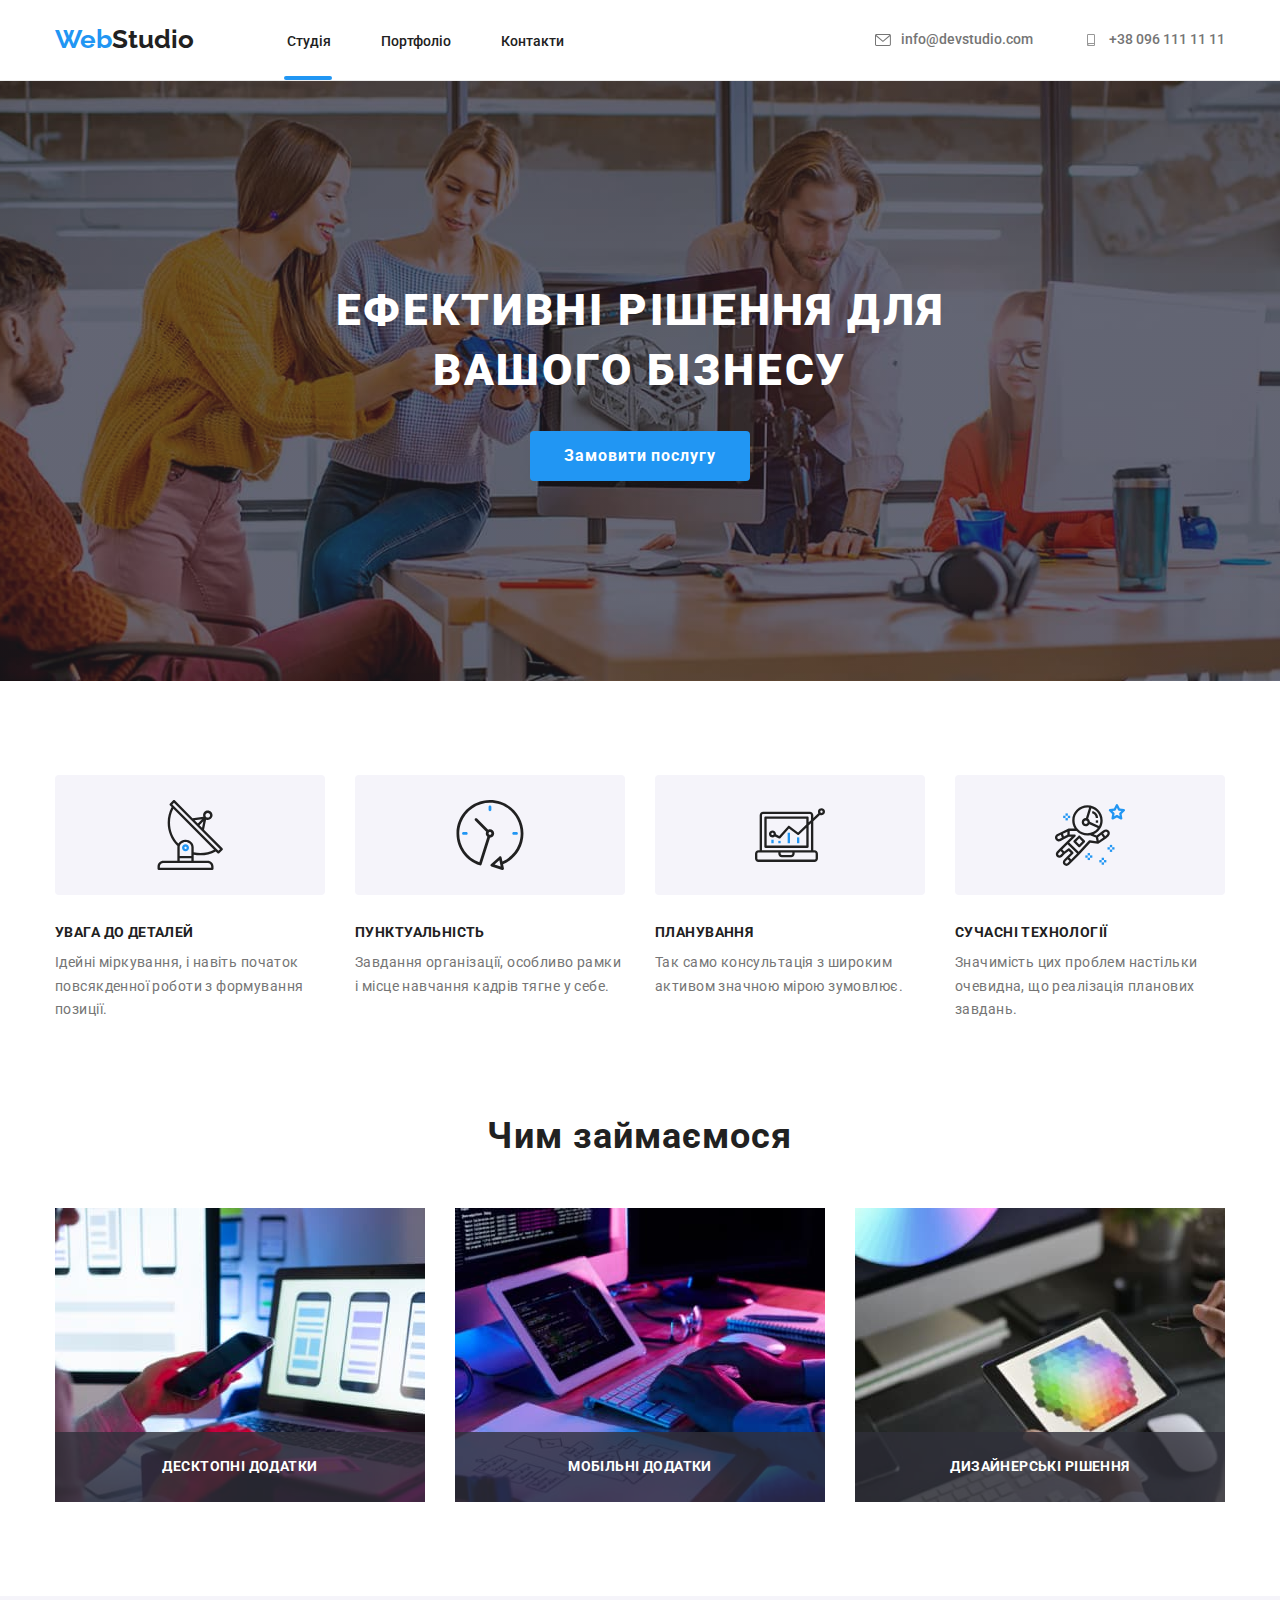
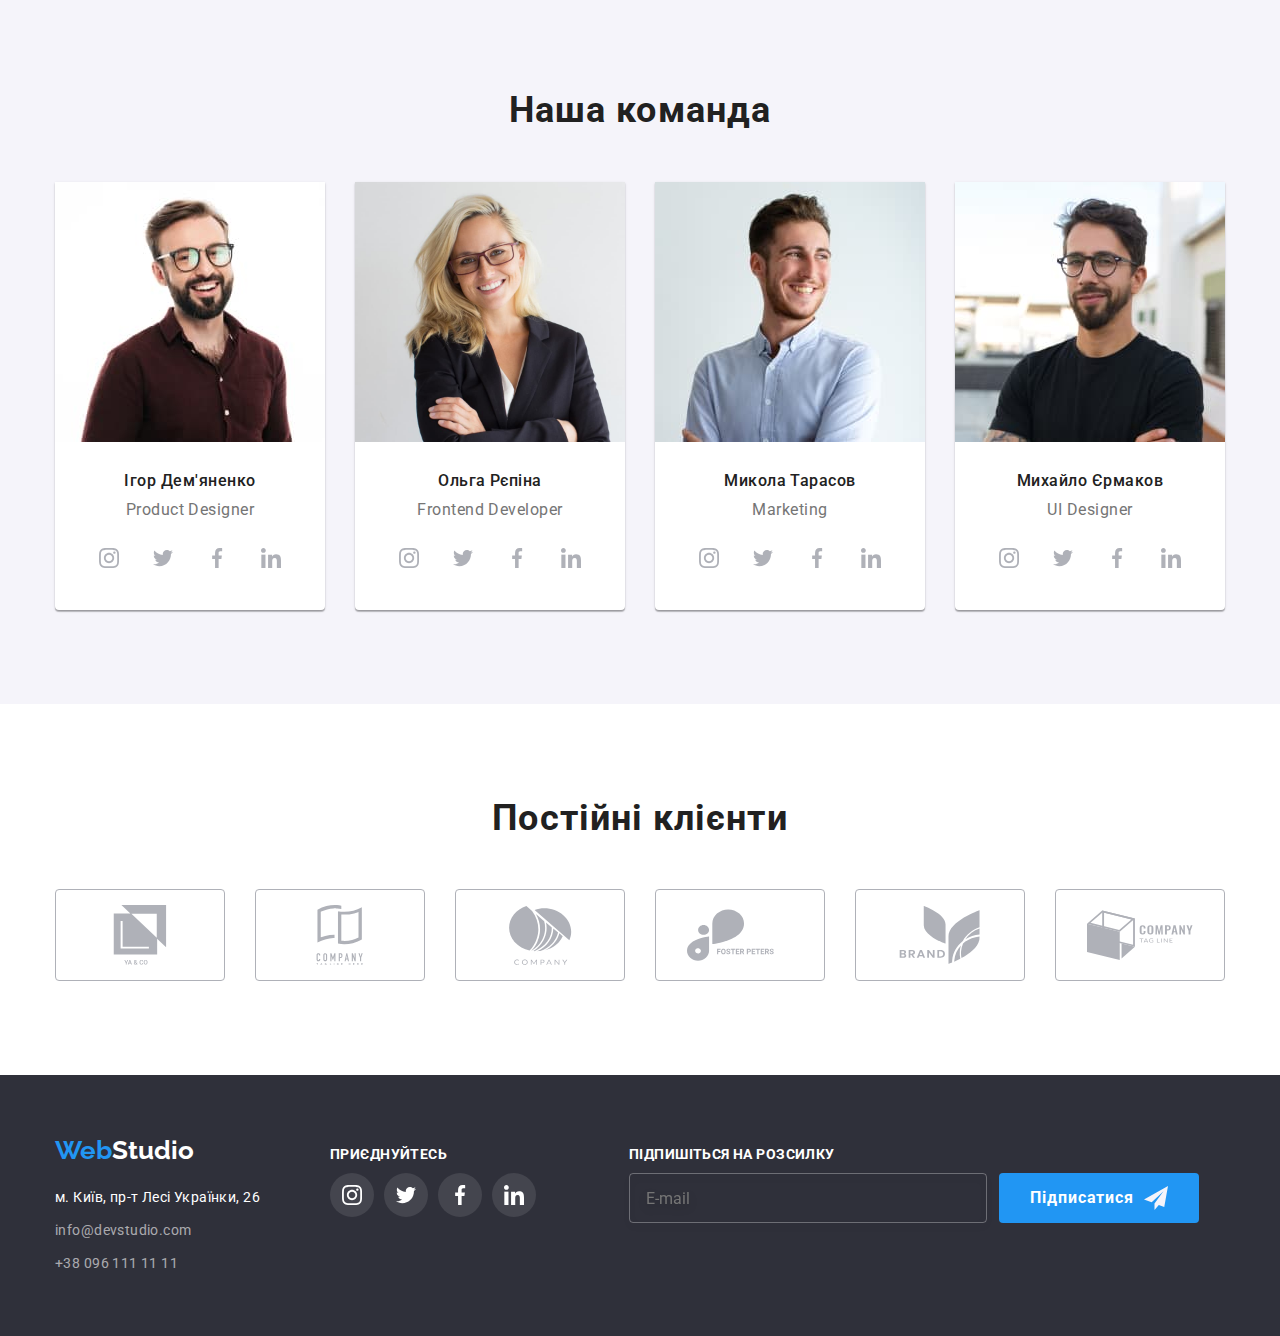
<file: index.html>
<!DOCTYPE html>
<html lang="uk">
  <head>
    <meta charset="UTF-8" />
    <meta http-equiv="X-UA-Compatible" content="IE=edge" />
    <meta name="viewport" content="width=device-width, initial-scale=1.0" />
    <link rel="preconnect" href="https://fonts.googleapis.com" />
    <link rel="preconnect" href="https://fonts.gstatic.com" crossorigin />
    <link
      href="https://fonts.googleapis.com/css2?family=Raleway:wght@700&family=Roboto:wght@400;500;700;900&display=swap"
      rel="stylesheet"
    />
    <link
      rel="stylesheet"
      href="https://cdnjs.cloudflare.com/ajax/libs/modern-normalize/1.1.0/modern-normalize.css"
      integrity="sha512-Y0MM+V6ymRKN2zStTqzQ227DWhhp4Mzdo6gnlRnuaNCbc+YN/ZH0sBCLTM4M0oSy9c9VKiCvd4Jk44aCLrNS5Q=="
      crossorigin="anonymous"
      referrerpolicy="no-referrer"
    />
    <link rel="stylesheet" href="./css/styles.css" />
    <title>Студія</title>
  </head>

  <body>
    <!-- Шапка сторінки -->
    <header class="topbar">
      <div class="container topbar-flex">
        <nav class="topbar-navigation">
          <!-- Логотип -->
          <a href="./index.html" class="logo link-options"
            ><span class="word-web">Web</span
            ><span class="studio-header">Studio</span></a
          >
          <!-- Навігація по сторінці -->
          <ul class="topbar-navigation-list">
            <li class="topbar-navigation-group">
              <a
                href="./index.html"
                class="link-options topbar-navigation-link hover-transition active-main"
                >Студія</a
              >
            </li>
            <li class="topbar-navigation-group">
              <a
                href="./portfolio.html"
                class="link-options topbar-navigation-link hover-transition"
                >Портфоліо</a
              >
            </li>
            <li class="topbar-navigation-group">
              <a
                href="#"
                class="link-options topbar-navigation-link hover-transition"
                >Контакти</a
              >
            </li>
          </ul>
        </nav>
        <ul class="topbar-contacts-list">
          <li class="topbar-contacts-group">
            <a
              href="mailto:info@devstudio.com"
              class="link-options topbar-contacts-link hover-transition"
            >
              <svg class="topbar-contacts-icon" width="16" height="12">
                <use href="./images/icomoon/symbol-defs.svg#icon-mail"></use>
              </svg>
              info@devstudio.com</a
            >
          </li>
          <li class="topbar-contacts-group">
            <a
              href="tel:+380961111111"
              class="link-options topbar-contacts-link hover-transition"
            >
              <svg class="topbar-contacts-icon" width="16" height="12">
                <use href="./images/icomoon/symbol-defs.svg#icon-tel"></use>
              </svg>
              +38 096 111 11 11</a
            >
          </li>
        </ul>
      </div>
    </header>
    <!-- Основний контент сторінки -->
    <main>
      <!-- Головний банер -->
      <section class="hero">
        <div class="container hero-container">
          <h1 class="hero-title">Ефективні рішення для вашого бізнесу</h1>
          <div class="hero-div-btn">
            <button
              type="button"
              class="hero-button hover-transition"
              data-modal-open
            >
              Замовити послугу
            </button>
            <!-- Приховане вікно з формою -->
            <div class="backdrop is-hidden" data-modal>
              <div class="modal-window">
                <button type="button" class="close-button" data-modal-close>
                  <svg class="modal-icon" width="18" height="18">
                    <use
                      href="./images/icomoon/symbol-defs.svg#icon-close-btn"
                    ></use>
                  </svg>
                </button>
                <p class="modal-title">
                  Залиште свої дані, ми вам передзвонимо
                </p>
                <form name="signup_form" autocomplete="on">
                  <div class="modal-group">
                    <div class="modal-list">
                      <label class="modal-label" for="user-name">Ім'я</label>
                      <div class="input-container">
                        <input
                          class="modal-input"
                          type="text"
                          name="user-name"
                          id="user-name"
                          required
                        />
                        <svg class="modal-input-icon" width="18" height="18">
                          <use
                            href="./images/icomoon/symbol-defs.svg#icon-person-black"
                          ></use>
                        </svg>
                      </div>
                    </div>
                    <div class="modal-list">
                      <label class="modal-label" for="phone-number"
                        >Телефон
                      </label>
                      <div class="input-container">
                        <input
                          class="modal-input"
                          type="tel"
                          name="phone-number"
                          id="phone-number"
                          required
                        />
                        <svg class="modal-input-icon" width="18" height="18">
                          <use
                            href="./images/icomoon/symbol-defs.svg#icon-phone-black"
                          ></use>
                        </svg>
                      </div>
                    </div>
                    <div class="modal-list">
                      <label class="modal-label" for="user-email">Пошта</label>
                      <div class="input-container">
                        <input
                          class="modal-input"
                          type="email"
                          name="user-email"
                          id="user-email"
                          required
                        />
                        <svg class="modal-input-icon" width="18" height="18">
                          <use
                            href="./images/icomoon/symbol-defs.svg#icon-email-black"
                          ></use>
                        </svg>
                      </div>
                    </div>
                    <div class="modal-list">
                      <label class="modal-label" for="user-comment"
                        >Коментар</label
                      >
                      <textarea
                        class="modal-comment"
                        name="user-comment"
                        placeholder="Введіть текст"
                        rows="8"
                      ></textarea>
                    </div>
                  </div>
                  <div class="modal-licence">
                    <label class="licence-checkbox">
                      <input
                        type="checkbox"
                        name="licence"
                        class="checkbox hover-transition"
                      />
                      <span class="custom-checkbox hover-transition">
                        <svg class="checkbox-input-icon" width="16" height="15">
                          <use
                            href="./images/icomoon/symbol-defs.svg#icon-icon-check"
                          ></use>
                        </svg>
                      </span>
                      <p class="licence-text">
                        Погоджуюся з розсилкою та приймаю
                        <a href="#" class="link-options licence"
                          >Умови договору</a
                        >
                      </p>
                    </label>
                  </div>
                  <div class="modal-container-btn">
                    <button
                      type="submit"
                      class="modal-submit-btn hero-button hover-transition"
                    >
                      Відправити
                    </button>
                  </div>
                </form>
              </div>
            </div>
          </div>
        </div>
      </section>

      <!-- Текст під банером -->
      <section class="our-features">
        <div class="container">
          <h2 class="hidden">наші особливості</h2>
          <ul class="our-features-list">
            <li class="our-features-group">
              <div class="our-icons-group">
                <svg class="our-features-icon" width="70" height="70">
                  <use
                    href="./images/icomoon/symbol-defs.svg#icon-antenna"
                  ></use>
                </svg>
              </div>
              <h3 class="our-features-title">увага до деталей</h3>
              <p class="our-features-text">
                Ідейні міркування, і навіть початок повсякденної роботи з
                формування позиції.
              </p>
            </li>
            <li class="our-features-group">
              <div class="our-icons-group">
                <svg class="our-features-icon" width="70" height="70">
                  <use href="./images/icomoon/symbol-defs.svg#icon-clock"></use>
                </svg>
              </div>
              <h3 class="our-features-title">пунктуальність</h3>
              <p class="our-features-text">
                Завдання організації, особливо рамки і місце навчання кадрів
                тягне у себе.
              </p>
            </li>
            <li class="our-features-group">
              <div class="our-icons-group">
                <svg class="our-features-icon" width="70" height="70">
                  <use
                    href="./images/icomoon/symbol-defs.svg#icon-diagram"
                  ></use>
                </svg>
              </div>
              <h3 class="our-features-title">планування</h3>
              <p class="our-features-text">
                Так само консультація з широким активом значною мірою зумовлює.
              </p>
            </li>
            <li class="our-features-group">
              <div class="our-icons-group">
                <svg class="our-features-icon" width="70" height="70">
                  <use
                    href="./images/icomoon/symbol-defs.svg#icon-astronaut"
                  ></use>
                </svg>
              </div>
              <h3 class="our-features-title">сучасні технології</h3>
              <p class="our-features-text">
                Значимість цих проблем настільки очевидна, що реалізація
                планових завдань.
              </p>
            </li>
          </ul>
        </div>
      </section>

      <!--  Чим займаємося -->
      <section class="img-section section">
        <div class="container img-container">
          <h2 class="img-section-title">Чим займаємося</h2>
          <ul class="img-section-list">
            <li class="img-section-group">
              <div class="img-position">
                <img
                  src="images/img-1.jpeg"
                  alt="програміст працює за робочим столом"
                  width="370"
                  height="294"
                  class="img-section-picture"
                />
                <p class="img-label">Десктопні додатки</p>
              </div>
            </li>
            <li class="img-section-group">
              <div class="img-position">
                <img
                  src="images/img-2.jpeg"
                  alt="програміст створює дизайн для мобільних додатків"
                  width="370"
                  height="294"
                  class="img-section-picture"
                />
                <p class="img-label">Мобільні додатки</p>
              </div>
            </li>
            <li class="img-section-group">
              <div class="img-position">
                <img
                  src="images/img-3.jpeg"
                  alt="креативний веб дизайнер"
                  width="370"
                  height="294"
                  class="img-section-picture"
                />
                <p class="img-label">Дизайнерські рішення</p>
              </div>
            </li>
          </ul>
        </div>
      </section>

      <!-- Наша команда -->
      <section class="our-team section">
        <div class="container our-team-container">
          <h2 class="our-team-main-title">Наша команда</h2>
          <ul class="our-team-list">
            <li class="our-team-group">
              <img
                src="images/pic-0.jpeg"
                alt="Ігор Дем'яненко"
                width="270"
                height="260"
                class="our-team-img"
              />
              <div class="our-team-text">
                <h3 class="our-team-title">Ігор Дем'яненко</h3>
                <p class="our-team-p">Product Designer</p>
                <ul class="soc-group">
                  <li class="soc-list">
                    <a
                      href="#"
                      class="social-link link-options hover-transition"
                    >
                      <svg class="social-link-icon" width="20" height="20">
                        <use
                          href="./images/icomoon/symbol-defs.svg#icon-instagram"
                        ></use>
                      </svg>
                    </a>
                  </li>
                  <li class="soc-list">
                    <a
                      href="#"
                      class="social-link link-options hover-transition"
                    >
                      <svg class="social-link-icon" width="20" height="20">
                        <use
                          href="./images/icomoon/symbol-defs.svg#icon-twitter"
                        ></use>
                      </svg>
                    </a>
                  </li>
                  <li class="soc-list">
                    <a
                      href="#"
                      class="social-link link-options hover-transition"
                    >
                      <svg class="social-link-icon" width="20" height="20">
                        <use
                          href="./images/icomoon/symbol-defs.svg#icon-facebook"
                        ></use>
                      </svg>
                    </a>
                  </li>
                  <li class="soc-list">
                    <a
                      href="#"
                      class="social-link link-options hover-transition"
                    >
                      <svg class="social-link-icon" width="20" height="20">
                        <use
                          href="./images/icomoon/symbol-defs.svg#icon-linkedin"
                        ></use>
                      </svg>
                    </a>
                  </li>
                </ul>
              </div>
            </li>
            <li class="our-team-group">
              <img
                src="images/pic-1.jpeg"
                alt="Ольга Рєпіна"
                width="270"
                height="260"
                class="our-team-img"
              />
              <div class="our-team-text">
                <h3 class="our-team-title">Ольга Рєпіна</h3>
                <p class="our-team-p">Frontend Developer</p>
                <ul class="soc-group">
                  <li class="soc-list">
                    <a
                      href="#"
                      class="social-link link-options hover-transition"
                    >
                      <svg class="social-link-icon" width="20" height="20">
                        <use
                          href="./images/icomoon/symbol-defs.svg#icon-instagram"
                        ></use>
                      </svg>
                    </a>
                  </li>
                  <li class="soc-list">
                    <a
                      href="#"
                      class="social-link link-options hover-transition"
                    >
                      <svg class="social-link-icon" width="20" height="20">
                        <use
                          href="./images/icomoon/symbol-defs.svg#icon-twitter"
                        ></use>
                      </svg>
                    </a>
                  </li>
                  <li class="soc-list">
                    <a
                      href="#"
                      class="social-link link-options hover-transition"
                    >
                      <svg class="social-link-icon" width="20" height="20">
                        <use
                          href="./images/icomoon/symbol-defs.svg#icon-facebook"
                        ></use>
                      </svg>
                    </a>
                  </li>
                  <li class="soc-list">
                    <a
                      href="#"
                      class="social-link link-options hover-transition"
                    >
                      <svg class="social-link-icon" width="20" height="20">
                        <use
                          href="./images/icomoon/symbol-defs.svg#icon-linkedin"
                        ></use>
                      </svg>
                    </a>
                  </li>
                </ul>
              </div>
            </li>
            <li class="our-team-group">
              <img
                src="images/pic-2.jpeg"
                alt="Микола Тарасов"
                width="270"
                height="260"
                class="our-team-img"
              />
              <div class="our-team-text">
                <h3 class="our-team-title">Микола Тарасов</h3>
                <p class="our-team-p">Marketing</p>
                <ul class="soc-group">
                  <li class="soc-list">
                    <a
                      href="#"
                      class="social-link link-options hover-transition"
                    >
                      <svg class="social-link-icon" width="20" height="20">
                        <use
                          href="./images/icomoon/symbol-defs.svg#icon-instagram"
                        ></use>
                      </svg>
                    </a>
                  </li>
                  <li class="soc-list">
                    <a
                      href="#"
                      class="social-link link-options hover-transition"
                    >
                      <svg class="social-link-icon" width="20" height="20">
                        <use
                          href="./images/icomoon/symbol-defs.svg#icon-twitter"
                        ></use>
                      </svg>
                    </a>
                  </li>
                  <li class="soc-list">
                    <a
                      href="#"
                      class="social-link link-options hover-transition"
                    >
                      <svg class="social-link-icon" width="20" height="20">
                        <use
                          href="./images/icomoon/symbol-defs.svg#icon-facebook"
                        ></use>
                      </svg>
                    </a>
                  </li>
                  <li class="soc-list">
                    <a
                      href="#"
                      class="social-link link-options hover-transition"
                    >
                      <svg class="social-link-icon" width="20" height="20">
                        <use
                          href="./images/icomoon/symbol-defs.svg#icon-linkedin"
                        ></use>
                      </svg>
                    </a>
                  </li>
                </ul>
              </div>
            </li>
            <li class="our-team-group">
              <img
                src="images/pic-3.jpeg"
                alt="Михайло Єрмаков"
                width="270"
                height="260"
                class="our-team-img"
              />
              <div class="our-team-text">
                <h3 class="our-team-title">Михайло Єрмаков</h3>
                <p class="our-team-p">UI Designer</p>
                <ul class="soc-group">
                  <li class="soc-list">
                    <a
                      href="#"
                      class="social-link link-options hover-transition"
                    >
                      <svg class="social-link-icon" width="20" height="20">
                        <use
                          href="./images/icomoon/symbol-defs.svg#icon-instagram"
                        ></use>
                      </svg>
                    </a>
                  </li>
                  <li class="soc-list">
                    <a
                      href="#"
                      class="social-link link-options hover-transition"
                    >
                      <svg class="social-link-icon" width="20" height="20">
                        <use
                          href="./images/icomoon/symbol-defs.svg#icon-twitter"
                        ></use>
                      </svg>
                    </a>
                  </li>
                  <li class="soc-list">
                    <a
                      href="#"
                      class="social-link link-options hover-transition"
                    >
                      <svg class="social-link-icon" width="20" height="20">
                        <use
                          href="./images/icomoon/symbol-defs.svg#icon-facebook"
                        ></use>
                      </svg>
                    </a>
                  </li>
                  <li class="soc-list">
                    <a
                      href="#"
                      class="social-link link-options hover-transition"
                    >
                      <svg class="social-link-icon" width="20" height="20">
                        <use
                          href="./images/icomoon/symbol-defs.svg#icon-linkedin"
                        ></use>
                      </svg>
                    </a>
                  </li>
                </ul>
              </div>
            </li>
          </ul>
        </div>
      </section>
    </main>

    <section class="partners section">
      <h2 class="partners-main-title">Постійні клієнти</h2>
      <ul class="partners-group">
        <li class="partners-list">
          <a href="#" class="link-options partners-link hover-transition">
            <svg class="partners-icon" width="106" height="60">
              <use
                href="./images/icomoon/symbol-defs.svg#icon-client-logo-1"
              ></use>
            </svg>
          </a>
        </li>
        <li class="partners-list">
          <a href="#" class="link-options partners-link hover-transition">
            <svg class="partners-icon" width="106" height="60">
              <use
                href="./images/icomoon/symbol-defs.svg#icon-client-logo-2"
              ></use>
            </svg>
          </a>
        </li>
        <li class="partners-list">
          <a href="#" class="link-options partners-link hover-transition">
            <svg class="partners-icon" width="106" height="60">
              <use
                href="./images/icomoon/symbol-defs.svg#icon-client-logo-3"
              ></use>
            </svg>
          </a>
        </li>
        <li class="partners-list">
          <a href="#" class="link-options partners-link hover-transition">
            <svg class="partners-icon" width="106" height="60">
              <use
                href="./images/icomoon/symbol-defs.svg#icon-client-logo-4"
              ></use>
            </svg>
          </a>
        </li>
        <li class="partners-list">
          <a href="#" class="link-options partners-link hover-transition">
            <svg class="partners-icon" width="106" height="60">
              <use
                href="./images/icomoon/symbol-defs.svg#icon-client-logo-5"
              ></use>
            </svg>
          </a>
        </li>
        <li class="partners-list">
          <a href="#" class="link-options partners-link hover-transition">
            <svg class="partners-icon" width="106" height="60">
              <use
                href="./images/icomoon/symbol-defs.svg#icon-client-logo-6"
              ></use>
            </svg>
          </a>
        </li>
      </ul>
    </section>

    <!-- Підвал сторінки -->
    <footer class="basement">
      <div class="container basement-container">
        <div class="basement-logo-con">
          <a href="./index.html" class="logo link-options logo-basement"
            ><span class="word-web">Web</span
            ><span class="studio-footer">Studio</span></a
          >
          <address class="basement-adress-section">
            <ul class="basement-list">
              <li class="basement-group">
                <a
                  href="https://goo.gl/maps/L8f5SfHQkq7jRVht7"
                  class="link-options basement-address hover-transition"
                  >м. Київ, пр-т Лесі Українки, 26
                </a>
              </li>
              <li class="basement-group">
                <a
                  href="mailto:info@devstudio.com"
                  class="link-options basement-contacts hover-transition"
                  >info@devstudio.com
                </a>
              </li>
              <li class="basement-group">
                <a
                  href="tel:+380961111111"
                  class="link-options basement-contacts hover-transition"
                  >+38 096 111 11 11
                </a>
              </li>
            </ul>
          </address>
        </div>
        <div class="basement-icon-group">
          <p class="basement-soc our-features-title">приєднуйтесь</p>
          <ul class="soc-group">
            <li class="soc-list">
              <a
                href="#"
                class="link-options basement-social-link hover-transition"
              >
                <svg class="social-link-icon" width="20" height="20">
                  <use
                    href="./images/icomoon/symbol-defs.svg#icon-instagram"
                  ></use>
                </svg>
              </a>
            </li>
            <li class="soc-list">
              <a
                href="#"
                class="link-options basement-social-link hover-transition"
              >
                <svg class="social-link-icon" width="20" height="20">
                  <use
                    href="./images/icomoon/symbol-defs.svg#icon-twitter"
                  ></use>
                </svg>
              </a>
            </li>
            <li class="soc-list">
              <a
                href="#"
                class="basement-social-link link-options hover-transition"
              >
                <svg class="social-link-icon" width="20" height="20">
                  <use
                    href="./images/icomoon/symbol-defs.svg#icon-facebook"
                  ></use>
                </svg>
              </a>
            </li>
            <li class="soc-list">
              <a
                href="#"
                class="basement-social-link link-options hover-transition"
              >
                <svg class="social-link-icon" width="20" height="20">
                  <use
                    href="./images/icomoon/symbol-defs.svg#icon-linkedin"
                  ></use>
                </svg>
              </a>
            </li>
          </ul>
        </div>
        <form class="basement-email-group" name="signup_form" autocomplete="on">
          <p class="basement-soc our-features-title">підпишіться на розсилку</p>
          <div class="basement-label-container">
            <label class="basement-label">
              <input
                class="basement-input"
                type="email"
                name="email"
                placeholder="E-mail"
                id="user_email"
              />
            </label>
            <button
              type="submit"
              class="basement-btn-submit hero-button hover-transition"
            >
              Підписатися<svg
                class="basement-button-icon"
                width="24"
                height="24"
              >
                <use
                  href="./images/icomoon/symbol-defs.svg#icon-icon-send"
                ></use>
              </svg>
            </button>
          </div>
        </form>
      </div>
    </footer>

    <script src="./js/modal.js"></script>
  </body>
</html>
</file>
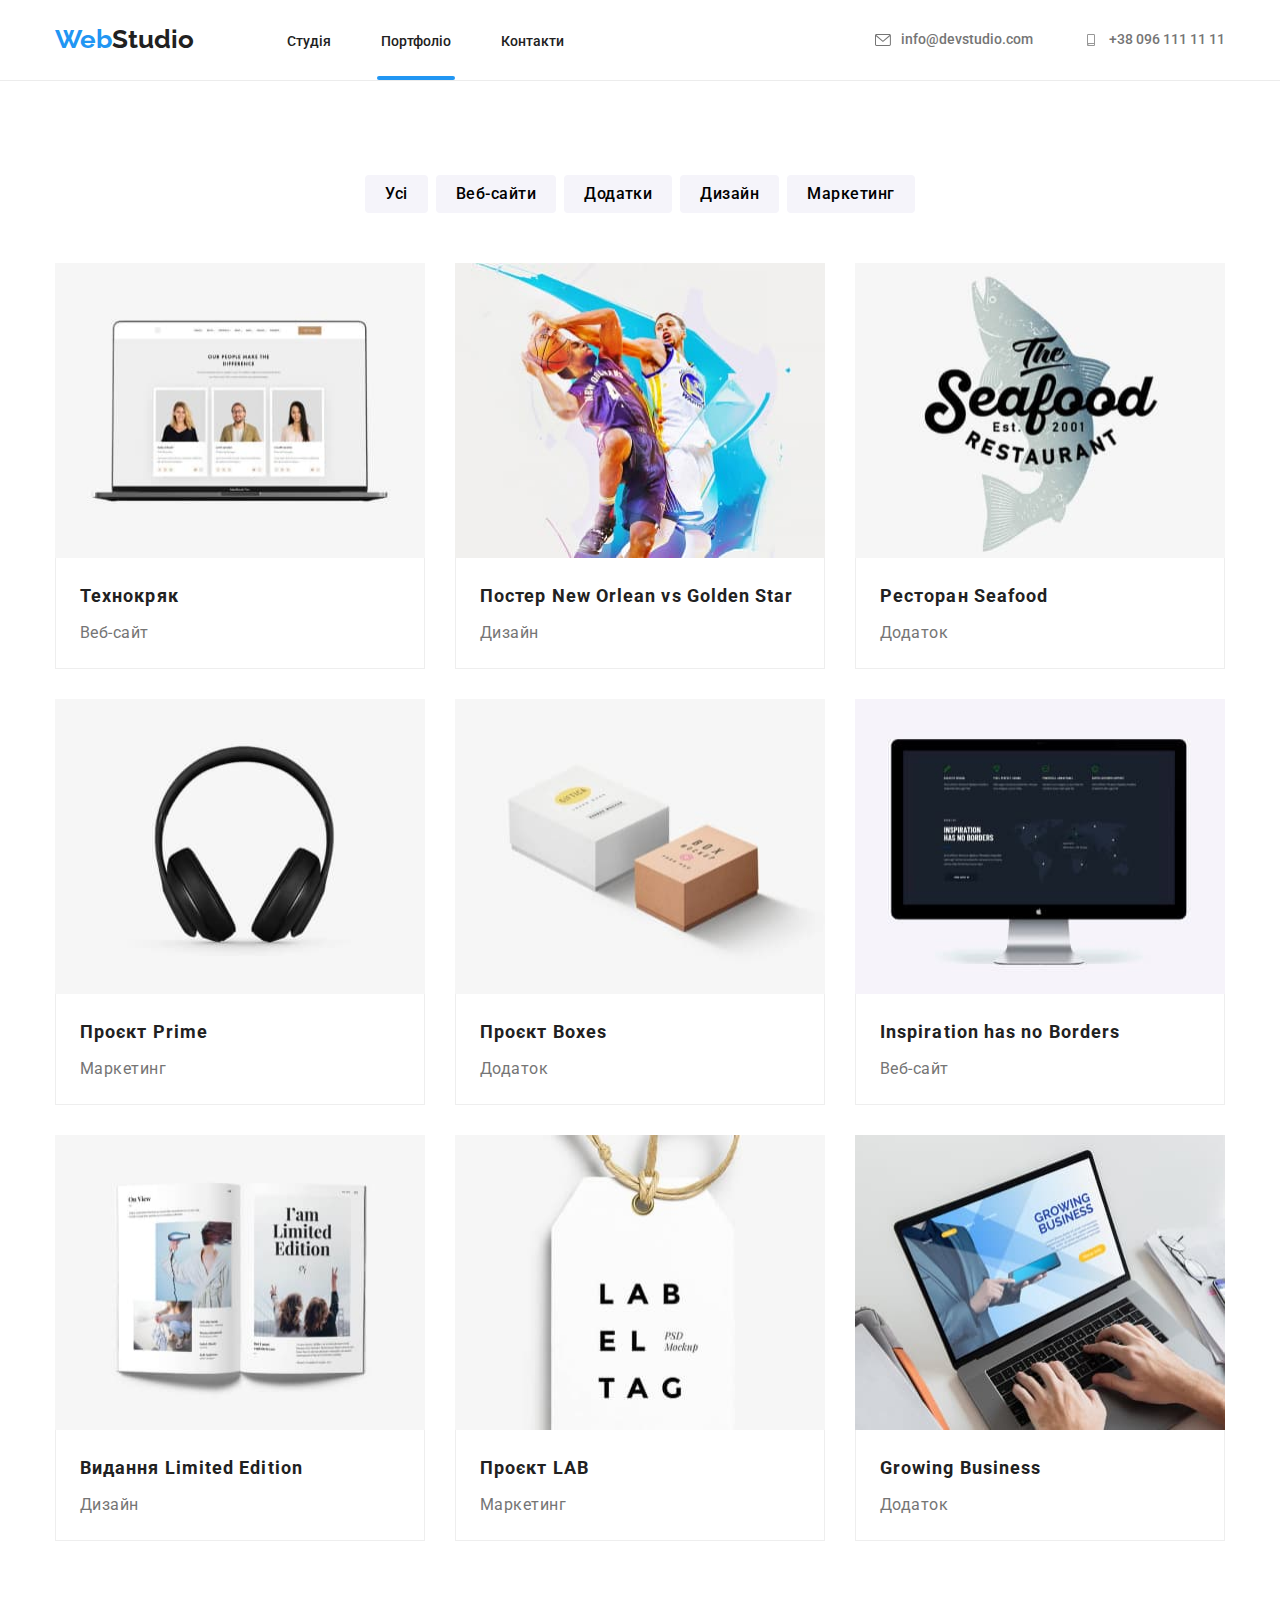
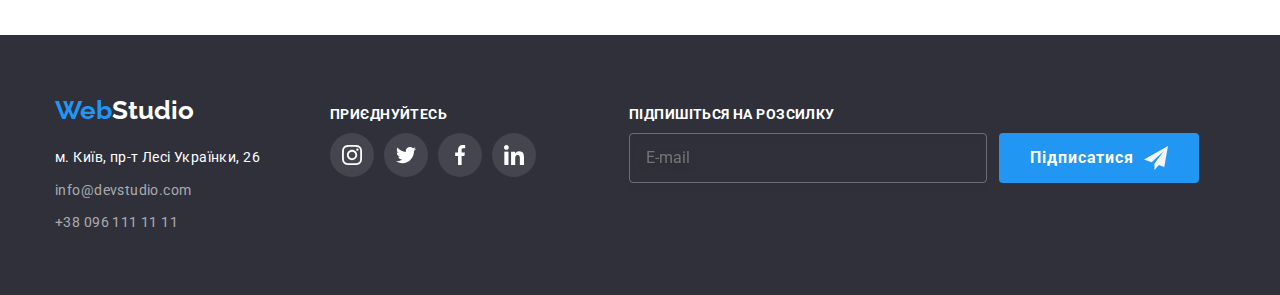
<file: portfolio.html>
<!DOCTYPE html>
<html lang="uk">
  <head>
    <meta charset="UTF-8" />
    <meta http-equiv="X-UA-Compatible" content="IE=edge" />
    <meta name="viewport" content="width=device-width, initial-scale=1.0" />
    <link rel="preconnect" href="https://fonts.googleapis.com" />
    <link rel="preconnect" href="https://fonts.gstatic.com" crossorigin />
    <link
      href="https://fonts.googleapis.com/css2?family=Raleway:wght@700&family=Roboto:wght@400;500;700;900&display=swap"
      rel="stylesheet"
    />
    <link
      rel="stylesheet"
      href="https://cdnjs.cloudflare.com/ajax/libs/modern-normalize/1.1.0/modern-normalize.css"
      integrity="sha512-Y0MM+V6ymRKN2zStTqzQ227DWhhp4Mzdo6gnlRnuaNCbc+YN/ZH0sBCLTM4M0oSy9c9VKiCvd4Jk44aCLrNS5Q=="
      crossorigin="anonymous"
      referrerpolicy="no-referrer"
    />
    <link rel="stylesheet" href="./css/styles.css" />
    <title>Портфоліо</title>
  </head>

  <body>
    <!-- Шапка сторінки -->
    <header class="topbar">
      <div class="container topbar-flex">
        <nav class="topbar-navigation">
          <!-- Логотип -->
          <a href="./index.html" class="logo link-options"
            ><span class="word-web">Web</span
            ><span class="studio-header">Studio</span></a
          >
          <!-- Навігація по сторінці -->
          <ul class="topbar-navigation-list">
            <li class="topbar-navigation-group">
              <a
                href="./index.html"
                class="link-options topbar-navigation-link hover-transition"
                >Студія</a
              >
            </li>
            <li class="topbar-navigation-group">
              <a
                href="./portfolio.html"
                class="link-options topbar-navigation-link hover-transition active-porfolio"
                >Портфоліо</a
              >
            </li>
            <li class="topbar-navigation-group">
              <a
                href="#"
                class="link-options topbar-navigation-link hover-transition"
                >Контакти</a
              >
            </li>
          </ul>
        </nav>
        <ul class="topbar-contacts-list">
          <li class="topbar-contacts-group">
            <a
              href="mailto:info@devstudio.com"
              class="link-options topbar-contacts-link hover-transition"
            >
              <svg class="topbar-contacts-icon" width="16" height="12">
                <use href="./images/icomoon/symbol-defs.svg#icon-mail"></use>
              </svg>
              info@devstudio.com</a
            >
          </li>
          <li class="topbar-contacts-group">
            <a
              href="tel:+380961111111"
              class="link-options topbar-contacts-link hover-transition"
            >
              <svg class="topbar-contacts-icon" width="16" height="12">
                <use href="./images/icomoon/symbol-defs.svg#icon-tel"></use>
              </svg>
              +38 096 111 11 11</a
            >
          </li>
        </ul>
      </div>
    </header>
    <!-- Основний контент сторінки -->
    <main>
      <section class="section">
        <div class="container">
          <h1 class="hidden">Портфоліо</h1>
          <ul class="flex-list porfolio-btn-list">
            <li class="porfolio-btn-grop">
              <button type="button" class="portfolio-btn hover-transition">
                Усі
              </button>
            </li>
            <li class="porfolio-btn-grop">
              <button type="button" class="portfolio-btn hover-transition">
                Веб-сайти
              </button>
            </li>
            <li class="porfolio-btn-grop">
              <button type="button" class="portfolio-btn hover-transition">
                Додатки
              </button>
            </li>
            <li class="porfolio-btn-grop">
              <button type="button" class="portfolio-btn hover-transition">
                Дизайн
              </button>
            </li>
            <li class="porfolio-btn-grop">
              <button type="button" class="portfolio-btn hover-transition">
                Маркетинг
              </button>
            </li>
          </ul>
          <ul class="porfolio-link-list">
            <li class="porfolio-link-group">
              <a href="#" class="link-options portfolio-links hover-transition">
                <div class="image-portfolio hover-transition">
                  <img
                    src="./image-porfolio/img-1.jpeg"
                    alt="image-porfolio"
                    width="370"
                    height="295"
                    class="porfolio-link-img"
                  />
                  <div class="image-overlay hover-transition">
                    <p>
                      Ресурс пропонує комплексні пропозиції з різним рівнем
                      функціоналу та сервісів. Все це дозволить відвідувачу
                      отримати вичерпні відомості про компанію чи приватну
                      особу.
                    </p>
                  </div>
                </div>
                <div class="portfolio-tex-under-img">
                  <h2 class="porfolio-link-title">Технокряк</h2>
                  <p class="porfolio-link-text">Веб-сайт</p>
                </div>
              </a>
            </li>
            <li class="porfolio-link-group">
              <a href="#" class="link-options portfolio-links hover-transition">
                <div class="image-portfolio hover-transition">
                  <img
                    src="./image-porfolio/img-2.jpeg"
                    alt="image-porfolio"
                    width="370"
                    height="295"
                    class="porfolio-link-img"
                  />
                  <div class="image-overlay hover-transition">
                    <p>
                      Ресурс пропонує комплексні пропозиції з різним рівнем
                      функціоналу та сервісів. Все це дозволить відвідувачу
                      отримати вичерпні відомості про компанію чи приватну
                      особу.
                    </p>
                  </div>
                </div>
                <div class="portfolio-tex-under-img">
                  <h2 class="porfolio-link-title">
                    Постер New Orlean vs Golden Star
                  </h2>
                  <p class="porfolio-link-text">Дизайн</p>
                </div>
              </a>
            </li>
            <li class="porfolio-link-group">
              <a href="#" class="link-options portfolio-links hover-transition">
                <div class="image-portfolio hover-transition">
                  <img
                    src="./image-porfolio/img-3.jpeg"
                    alt="image-porfolio"
                    width="370"
                    height="295"
                    class="porfolio-link-img"
                  />
                  <div class="image-overlay hover-transition">
                    <p>
                      Ресурс пропонує комплексні пропозиції з різним рівнем
                      функціоналу та сервісів. Все це дозволить відвідувачу
                      отримати вичерпні відомості про компанію чи приватну
                      особу.
                    </p>
                  </div>
                </div>
                <div class="portfolio-tex-under-img">
                  <h2 class="porfolio-link-title">Ресторан Seafood</h2>
                  <p class="porfolio-link-text">Додаток</p>
                </div>
              </a>
            </li>
            <li class="porfolio-link-group">
              <a href="#" class="link-options portfolio-links hover-transition">
                <div class="image-portfolio hover-transition">
                  <img
                    src="./image-porfolio/img-4.jpeg"
                    alt="image-porfolio"
                    width="370"
                    height="295"
                    class="porfolio-link-img"
                  />
                  <div class="image-overlay hover-transition">
                    <p>
                      Ресурс пропонує комплексні пропозиції з різним рівнем
                      функціоналу та сервісів. Все це дозволить відвідувачу
                      отримати вичерпні відомості про компанію чи приватну
                      особу.
                    </p>
                  </div>
                </div>
                <div class="portfolio-tex-under-img">
                  <h2 class="porfolio-link-title">Проєкт Prime</h2>
                  <p class="porfolio-link-text">Маркетинг</p>
                </div>
              </a>
            </li>
            <li class="porfolio-link-group">
              <a href="#" class="link-options portfolio-links hover-transition">
                <div class="image-portfolio hover-transition">
                  <img
                    src="./image-porfolio/img-5.jpeg"
                    alt="image-porfolio"
                    width="370"
                    height="295"
                    class="porfolio-link-img"
                  />
                  <div class="image-overlay hover-transition">
                    <p>
                      Ресурс пропонує комплексні пропозиції з різним рівнем
                      функціоналу та сервісів. Все це дозволить відвідувачу
                      отримати вичерпні відомості про компанію чи приватну
                      особу.
                    </p>
                  </div>
                </div>
                <div class="portfolio-tex-under-img">
                  <h2 class="porfolio-link-title">Проєкт Boxes</h2>
                  <p class="porfolio-link-text">Додаток</p>
                </div>
              </a>
            </li>
            <li class="porfolio-link-group">
              <a href="#" class="link-options portfolio-links hover-transition">
                <div class="image-portfolio hover-transition">
                  <img
                    src="./image-porfolio/img-6.jpeg"
                    alt="image-porfolio"
                    width="370"
                    height="295"
                    class="porfolio-link-img"
                  />
                  <div class="image-overlay hover-transition">
                    <p>
                      Ресурс пропонує комплексні пропозиції з різним рівнем
                      функціоналу та сервісів. Все це дозволить відвідувачу
                      отримати вичерпні відомості про компанію чи приватну
                      особу.
                    </p>
                  </div>
                </div>
                <div class="portfolio-tex-under-img">
                  <h2 class="porfolio-link-title">
                    Inspiration has no Borders
                  </h2>
                  <p class="porfolio-link-text">Веб-сайт</p>
                </div>
              </a>
            </li>
            <li class="porfolio-link-group">
              <a href="#" class="link-options portfolio-links hover-transition">
                <div class="image-portfolio hover-transition">
                  <img
                    src="./image-porfolio/img-7.jpeg"
                    alt="image-porfolio"
                    width="370"
                    height="295"
                    class="porfolio-link-img"
                  />
                  <div class="image-overlay hover-transition">
                    <p>
                      Ресурс пропонує комплексні пропозиції з різним рівнем
                      функціоналу та сервісів. Все це дозволить відвідувачу
                      отримати вичерпні відомості про компанію чи приватну
                      особу.
                    </p>
                  </div>
                </div>
                <div class="portfolio-tex-under-img">
                  <h2 class="porfolio-link-title">Видання Limited Edition</h2>
                  <p class="porfolio-link-text">Дизайн</p>
                </div>
              </a>
            </li>
            <li class="porfolio-link-group">
              <a href="#" class="link-options portfolio-links hover-transition">
                <div class="image-portfolio hover-transition">
                  <img
                    src="./image-porfolio/img-8.jpeg"
                    alt="image-porfolio"
                    width="370"
                    height="295"
                    class="porfolio-link-img"
                  />
                  <div class="image-overlay hover-transition">
                    <p>
                      Ресурс пропонує комплексні пропозиції з різним рівнем
                      функціоналу та сервісів. Все це дозволить відвідувачу
                      отримати вичерпні відомості про компанію чи приватну
                      особу.
                    </p>
                  </div>
                </div>
                <div class="portfolio-tex-under-img">
                  <h2 class="porfolio-link-title">Проєкт LAB</h2>
                  <p class="porfolio-link-text">Маркетинг</p>
                </div>
              </a>
            </li>
            <li class="porfolio-link-group">
              <a href="#" class="link-options portfolio-links hover-transition">
                <div class="image-portfolio hover-transition">
                  <img
                    src="./image-porfolio/img-9.jpeg"
                    alt="image-porfolio"
                    width="370"
                    height="295"
                    class="porfolio-link-img"
                  />
                  <div class="image-overlay hover-transition">
                    <p>
                      Ресурс пропонує комплексні пропозиції з різним рівнем
                      функціоналу та сервісів. Все це дозволить відвідувачу
                      отримати вичерпні відомості про компанію чи приватну
                      особу.
                    </p>
                  </div>
                </div>
                <div class="portfolio-tex-under-img">
                  <h2 class="porfolio-link-title">Growing Business</h2>
                  <p class="porfolio-link-text">Додаток</p>
                </div>
              </a>
            </li>
          </ul>
        </div>
      </section>
    </main>

    <!-- Підвал сторінки -->
    <footer class="basement">
      <div class="container basement-container">
        <div class="basement-logo-con">
          <a href="./index.html" class="logo link-options logo-basement"
            ><span class="word-web">Web</span
            ><span class="studio-footer">Studio</span></a
          >
          <address class="basement-adress-section">
            <ul class="basement-list">
              <li class="basement-group">
                <a
                  href="https://goo.gl/maps/L8f5SfHQkq7jRVht7"
                  class="link-options basement-address hover-transition"
                  >м. Київ, пр-т Лесі Українки, 26
                </a>
              </li>
              <li class="basement-group">
                <a
                  href="mailto:info@devstudio.com"
                  class="link-options basement-contacts hover-transition"
                  >info@devstudio.com
                </a>
              </li>
              <li class="basement-group">
                <a
                  href="tel:+380961111111"
                  class="link-options basement-contacts hover-transition"
                  >+38 096 111 11 11
                </a>
              </li>
            </ul>
          </address>
        </div>
        <div class="basement-icon-group">
          <p class="basement-soc our-features-title">приєднуйтесь</p>
          <ul class="soc-group">
            <li class="soc-list">
              <a
                href="#"
                class="link-options basement-social-link hover-transition"
              >
                <svg class="social-link-icon" width="20" height="20">
                  <use
                    href="./images/icomoon/symbol-defs.svg#icon-instagram"
                  ></use>
                </svg>
              </a>
            </li>
            <li class="soc-list">
              <a
                href="#"
                class="link-options basement-social-link hover-transition"
              >
                <svg class="social-link-icon" width="20" height="20">
                  <use
                    href="./images/icomoon/symbol-defs.svg#icon-twitter"
                  ></use>
                </svg>
              </a>
            </li>
            <li class="soc-list">
              <a
                href="#"
                class="basement-social-link link-options hover-transition"
              >
                <svg class="social-link-icon" width="20" height="20">
                  <use
                    href="./images/icomoon/symbol-defs.svg#icon-facebook"
                  ></use>
                </svg>
              </a>
            </li>
            <li class="soc-list">
              <a
                href="#"
                class="basement-social-link link-options hover-transition"
              >
                <svg class="social-link-icon" width="20" height="20">
                  <use
                    href="./images/icomoon/symbol-defs.svg#icon-linkedin"
                  ></use>
                </svg>
              </a>
            </li>
          </ul>
        </div>
        <form class="basement-email-group" name="signup_form" autocomplete="on">
          <p class="basement-soc our-features-title">підпишіться на розсилку</p>
          <div class="basement-label-container">
            <label class="basement-label">
              <input
                class="basement-input"
                type="email"
                name="email"
                placeholder="E-mail"
                id="user_email"
              />
            </label>
            <button
              type="submit"
              class="basement-btn-submit hero-button hover-transition"
            >
              Підписатися<svg
                class="basement-button-icon"
                width="24"
                height="24"
              >
                <use
                  href="./images/icomoon/symbol-defs.svg#icon-icon-send"
                ></use>
              </svg>
            </button>
          </div>
        </form>
      </div>
    </footer>
  </body>
</html>
</file>
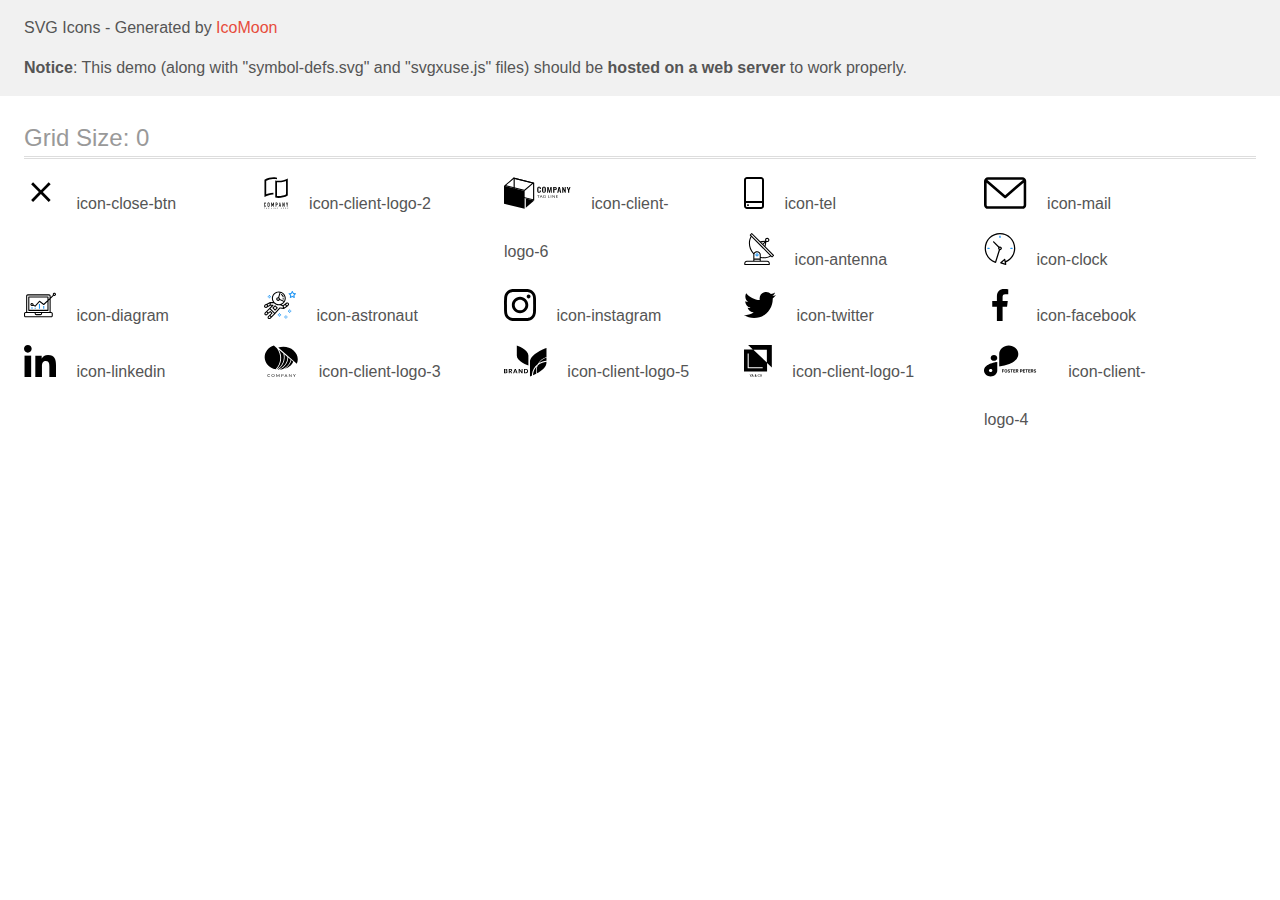
<file: images/icomoon/demo-external-svg.html>
<!doctype html>
<html>
<head>
    <title>IcoMoon - SVG Icons</title>
    <meta charset="utf-8">
    <meta name="viewport" content="width=device-width, initial-scale=1">
    <link rel="stylesheet" href="demo-files/demo.css">
    <link rel="stylesheet" href="style.css">
</head>
<body>
<header class="bgc1 clearfix">
<div class="mhl">
    <p>SVG Icons - Generated by <a href="https://icomoon.io/app">IcoMoon</a></p><p><strong>Notice</strong>: This demo (along with "symbol-defs.svg" and "svgxuse.js" files) should be <b>hosted on a web server</b> to work properly.</p>
</div>
</header>
    <div class="clearfix mhl ptl">
        <h1 class="mvm mtn fgc1">Grid Size: 0</h1>
        <div class="glyph fs1">
            <div class="clearfix pbs">
                <svg class="icon icon-close-btn"><use xlink:href="symbol-defs.svg#icon-close-btn"></use></svg><span class="name"> icon-close-btn</span>
            </div>
        </div>
        <div class="glyph fs1">
            <div class="clearfix pbs">
                <svg class="icon icon-client-logo-2"><use xlink:href="symbol-defs.svg#icon-client-logo-2"></use></svg><span class="name"> icon-client-logo-2</span>
            </div>
        </div>
        <div class="glyph fs1">
            <div class="clearfix pbs">
                <svg class="icon icon-client-logo-6"><use xlink:href="symbol-defs.svg#icon-client-logo-6"></use></svg><span class="name"> icon-client-logo-6</span>
            </div>
        </div>
        <div class="glyph fs1">
            <div class="clearfix pbs">
                <svg class="icon icon-tel"><use xlink:href="symbol-defs.svg#icon-tel"></use></svg><span class="name"> icon-tel</span>
            </div>
        </div>
        <div class="glyph fs1">
            <div class="clearfix pbs">
                <svg class="icon icon-mail"><use xlink:href="symbol-defs.svg#icon-mail"></use></svg><span class="name"> icon-mail</span>
            </div>
        </div>
        <div class="glyph fs1">
            <div class="clearfix pbs">
                <svg class="icon icon-antenna"><use xlink:href="symbol-defs.svg#icon-antenna"></use></svg><span class="name"> icon-antenna</span>
            </div>
        </div>
        <div class="glyph fs1">
            <div class="clearfix pbs">
                <svg class="icon icon-clock"><use xlink:href="symbol-defs.svg#icon-clock"></use></svg><span class="name"> icon-clock</span>
            </div>
        </div>
        <div class="glyph fs1">
            <div class="clearfix pbs">
                <svg class="icon icon-diagram"><use xlink:href="symbol-defs.svg#icon-diagram"></use></svg><span class="name"> icon-diagram</span>
            </div>
        </div>
        <div class="glyph fs1">
            <div class="clearfix pbs">
                <svg class="icon icon-astronaut"><use xlink:href="symbol-defs.svg#icon-astronaut"></use></svg><span class="name"> icon-astronaut</span>
            </div>
        </div>
        <div class="glyph fs1">
            <div class="clearfix pbs">
                <svg class="icon icon-instagram"><use xlink:href="symbol-defs.svg#icon-instagram"></use></svg><span class="name"> icon-instagram</span>
            </div>
        </div>
        <div class="glyph fs1">
            <div class="clearfix pbs">
                <svg class="icon icon-twitter"><use xlink:href="symbol-defs.svg#icon-twitter"></use></svg><span class="name"> icon-twitter</span>
            </div>
        </div>
        <div class="glyph fs1">
            <div class="clearfix pbs">
                <svg class="icon icon-facebook"><use xlink:href="symbol-defs.svg#icon-facebook"></use></svg><span class="name"> icon-facebook</span>
            </div>
        </div>
        <div class="glyph fs1">
            <div class="clearfix pbs">
                <svg class="icon icon-linkedin"><use xlink:href="symbol-defs.svg#icon-linkedin"></use></svg><span class="name"> icon-linkedin</span>
            </div>
        </div>
        <div class="glyph fs1">
            <div class="clearfix pbs">
                <svg class="icon icon-client-logo-3"><use xlink:href="symbol-defs.svg#icon-client-logo-3"></use></svg><span class="name"> icon-client-logo-3</span>
            </div>
        </div>
        <div class="glyph fs1">
            <div class="clearfix pbs">
                <svg class="icon icon-client-logo-5"><use xlink:href="symbol-defs.svg#icon-client-logo-5"></use></svg><span class="name"> icon-client-logo-5</span>
            </div>
        </div>
        <div class="glyph fs1">
            <div class="clearfix pbs">
                <svg class="icon icon-client-logo-1"><use xlink:href="symbol-defs.svg#icon-client-logo-1"></use></svg><span class="name"> icon-client-logo-1</span>
            </div>
        </div>
        <div class="glyph fs1">
            <div class="clearfix pbs">
                <svg class="icon icon-client-logo-4"><use xlink:href="symbol-defs.svg#icon-client-logo-4"></use></svg><span class="name"> icon-client-logo-4</span>
            </div>
        </div>
  </div>
<script defer src="svgxuse.js"></script>
</body>
</html>
</file>
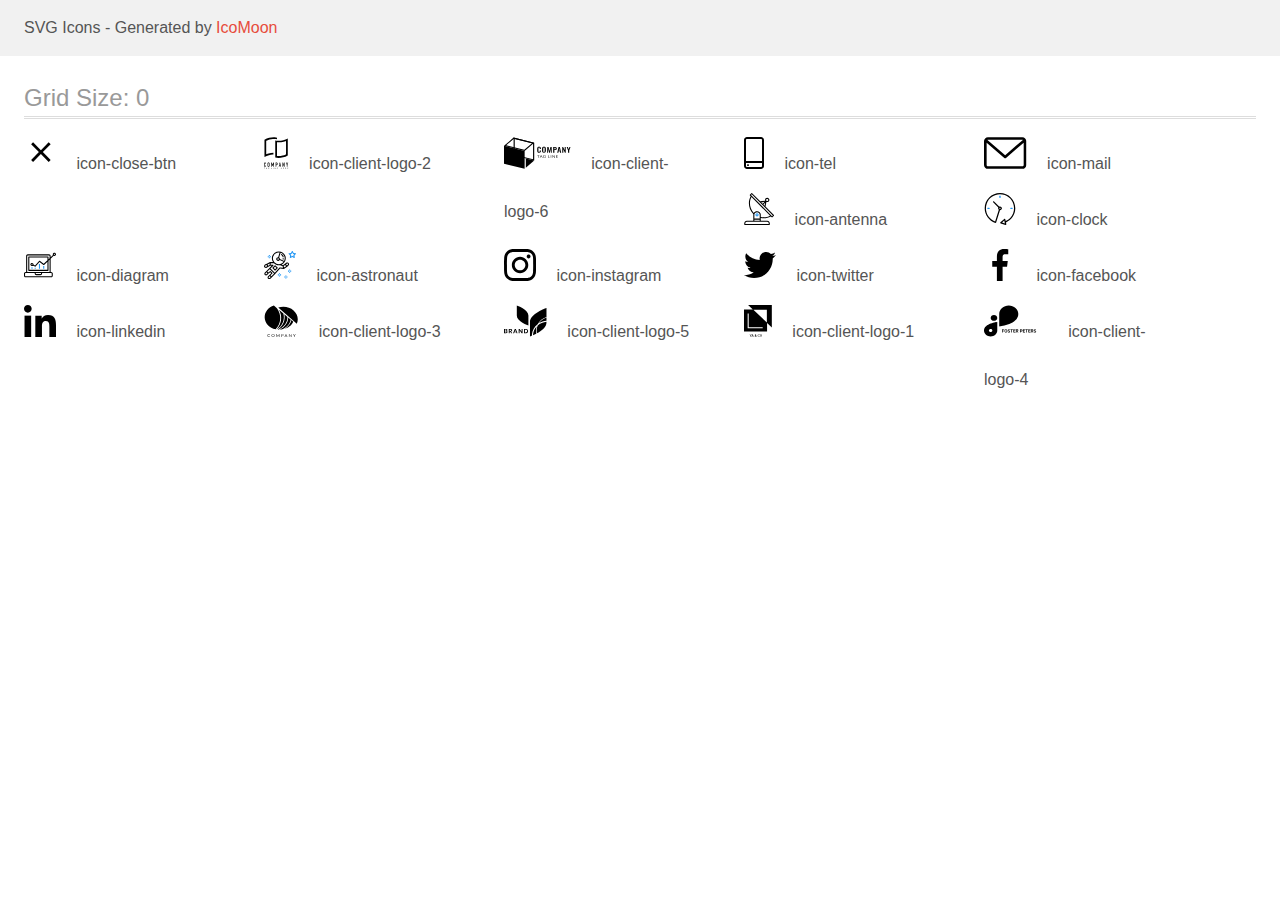
<file: images/icomoon/demo.html>
<!doctype html>
<html>
<head>
    <title>IcoMoon - SVG Icons</title>
    <meta charset="utf-8">
    <meta name="viewport" content="width=device-width, initial-scale=1">
    <link rel="stylesheet" href="demo-files/demo.css">
    <link rel="stylesheet" href="style.css">
</head>
<body>
<svg aria-hidden="true" style="position: absolute; width: 0; height: 0; overflow: hidden;" version="1.1" xmlns="http://www.w3.org/2000/svg" xmlns:xlink="http://www.w3.org/1999/xlink">
<defs>
<symbol id="icon-close-btn" viewBox="0 0 32 32">
<path d="M26.667 7.303l-1.97-1.97-7.808 7.808-7.808-7.808-1.97 1.97 7.808 7.808-7.808 7.808 1.97 1.97 7.808-7.808 7.808 7.808 1.97-1.97-7.808-7.808 7.808-7.808z"></path>
</symbol>
<symbol id="icon-client-logo-2" viewBox="0 0 25 32">
<path d="M10.531 1.806h-0.084c-0.129-0.008-0.258-0.011-0.388-0.014v0h-0.28c-0.244 0-0.494 0.006-0.741 0.019-0.019-0.001-0.037-0.001-0.056 0-2.243 0.127-4.44 0.688-6.471 1.651l-0.266 0.128v13.625l0.623-0.211c0.546-0.188 1.129-0.357 1.731-0.513 1.629-0.418 3.301-0.64 4.982-0.662v1.79c-0.223 0.002-0.439 0.008-0.655 0.019h-0.051c-1.294 0.071-2.577 0.268-3.833 0.588-1.59 0.398-3.124 0.996-4.566 1.779v-17.475c1.497-0.873 3.11-1.529 4.79-1.948 1.475-0.381 2.992-0.576 4.515-0.582h0.263c0.314 0.008 0.621 0.022 0.909 0.044 0.759 0.053 1.511 0.173 2.249 0.358v1.762c-0.717-0.167-1.445-0.277-2.179-0.329-0.015-0.001-0.030-0.003-0.045-0.004-0.152-0.013-0.304-0.026-0.446-0.026zM13.633 3.607c0.391 0.030 0.796 0.044 1.205 0.044 1.601-0.006 3.195-0.21 4.747-0.609 1.589-0.4 3.123-0.998 4.564-1.781v17.163c-1.498 0.873-3.111 1.529-4.792 1.948-1.475 0.379-2.992 0.574-4.515 0.581-1.154 0.009-2.304-0.126-3.425-0.404v-17.275c0.265 0.061 0.537 0.117 0.814 0.164 0.455 0.077 0.934 0.133 1.401 0.167zM22.367 3.74l-0.623 0.21c-0.573 0.192-1.15 0.365-1.731 0.518-1.691 0.434-3.428 0.657-5.173 0.663-0.406 0-0.78-0.011-1.141-0.034l-0.497-0.033v14.017l0.427 0.038c0.395 0.034 0.803 0.052 1.214 0.052 1.374-0.006 2.743-0.183 4.074-0.527 1.096-0.275 2.162-0.658 3.184-1.144l0.266-0.128v-13.63z"></path>
<path d="M1.684 25.977c-0.090-0.093-0.197-0.166-0.317-0.214s-0.247-0.071-0.376-0.066c-0.137-0.002-0.273 0.024-0.4 0.075-0.117 0.046-0.222 0.116-0.311 0.205s-0.156 0.196-0.201 0.313c-0.049 0.123-0.073 0.254-0.072 0.387v2.335c-0.006 0.165 0.026 0.328 0.092 0.479 0.055 0.12 0.135 0.226 0.233 0.313 0.093 0.079 0.203 0.135 0.321 0.166 0.114 0.032 0.231 0.048 0.349 0.049 0.13 0.001 0.259-0.027 0.377-0.081 0.117-0.051 0.222-0.124 0.311-0.216 0.087-0.091 0.156-0.197 0.204-0.313 0.050-0.118 0.075-0.244 0.075-0.372v-0.261h-0.61v0.208c0.002 0.071-0.010 0.142-0.036 0.208-0.020 0.050-0.050 0.095-0.089 0.131-0.038 0.031-0.081 0.053-0.128 0.067-0.041 0.014-0.084 0.021-0.128 0.022-0.054 0.006-0.11-0.002-0.16-0.024s-0.094-0.057-0.126-0.101c-0.058-0.094-0.086-0.203-0.081-0.313v-2.177c-0.004-0.121 0.022-0.241 0.075-0.349 0.032-0.049 0.077-0.089 0.129-0.114s0.112-0.034 0.17-0.027c0.053-0.002 0.105 0.009 0.152 0.032s0.089 0.057 0.12 0.099c0.068 0.090 0.104 0.2 0.101 0.313v0.202h0.604v-0.238c0.001-0.14-0.024-0.278-0.075-0.408-0.045-0.122-0.114-0.234-0.204-0.329z"></path>
<path d="M5.31 25.95c-0.195-0.164-0.44-0.255-0.694-0.257-0.124 0-0.248 0.023-0.364 0.066-0.119 0.042-0.228 0.107-0.322 0.191-0.101 0.091-0.182 0.202-0.237 0.327-0.061 0.143-0.092 0.297-0.089 0.452v2.239c-0.004 0.158 0.026 0.314 0.089 0.459 0.055 0.12 0.136 0.227 0.237 0.313 0.093 0.087 0.203 0.154 0.322 0.197 0.117 0.043 0.24 0.065 0.364 0.066s0.248-0.023 0.364-0.066c0.121-0.044 0.233-0.111 0.33-0.197 0.097-0.087 0.176-0.194 0.23-0.313 0.063-0.145 0.093-0.301 0.089-0.459v-2.239c0.003-0.155-0.027-0.31-0.089-0.452-0.054-0.123-0.133-0.235-0.23-0.327zM5.025 28.969c0.005 0.060-0.003 0.12-0.024 0.176s-0.054 0.107-0.097 0.148c-0.081 0.068-0.182 0.105-0.287 0.105s-0.207-0.037-0.287-0.105c-0.043-0.041-0.076-0.092-0.097-0.148s-0.029-0.116-0.024-0.176v-2.239c-0.005-0.060 0.003-0.12 0.024-0.176s0.054-0.107 0.097-0.148c0.081-0.068 0.182-0.105 0.287-0.105s0.207 0.037 0.287 0.105c0.043 0.041 0.076 0.092 0.097 0.148s0.029 0.116 0.024 0.176v2.239z"></path>
<path d="M10.072 29.969v-4.239h-0.587l-0.771 2.244h-0.011l-0.777-2.244h-0.581v4.239h0.606v-2.579h0.011l0.593 1.823h0.302l0.598-1.823h0.011v2.579h0.606z"></path>
<path d="M13.513 26.027c-0.093-0.105-0.211-0.184-0.343-0.232-0.142-0.046-0.29-0.068-0.439-0.066h-0.9v4.239h0.604v-1.656h0.311c0.188 0.009 0.376-0.031 0.545-0.116 0.137-0.076 0.252-0.188 0.332-0.324 0.070-0.113 0.117-0.238 0.139-0.369 0.024-0.16 0.035-0.321 0.033-0.482 0.006-0.204-0.014-0.407-0.059-0.606-0.040-0.147-0.117-0.281-0.223-0.39zM13.201 27.319c-0.003 0.077-0.022 0.152-0.056 0.221-0.035 0.065-0.089 0.117-0.156 0.149-0.089 0.040-0.187 0.058-0.285 0.053h-0.275v-1.441h0.311c0.094-0.005 0.187 0.014 0.272 0.053 0.062 0.036 0.112 0.091 0.142 0.157 0.033 0.074 0.051 0.155 0.053 0.236 0 0.089 0 0.183 0 0.282s0.006 0.2 0 0.291h-0.006z"></path>
<path d="M16.374 25.73h-0.495l-0.934 4.239h0.604l0.177-0.911h0.823l0.177 0.911h0.604l-0.957-4.239zM15.817 28.481l0.297-1.537h0.011l0.296 1.537h-0.604z"></path>
<path d="M20.277 28.284h-0.011l-0.912-2.554h-0.581v4.239h0.604v-2.549h0.012l0.923 2.549h0.568v-4.239h-0.604v2.554z"></path>
<path d="M23.968 25.73l-0.486 1.685h-0.012l-0.486-1.685h-0.64l0.83 2.447v1.792h0.604v-1.792l0.83-2.447h-0.64z"></path>
<path d="M0 31.166h0.291v0.817h0.198v-0.817h0.29v-0.167h-0.778v0.167z"></path>
<path d="M2.447 30.998l-0.381 0.984h0.21l0.081-0.224h0.392l0.084 0.224h0.215l-0.391-0.984h-0.21zM2.416 31.593l0.134-0.365 0.134 0.365h-0.268z"></path>
<path d="M4.866 31.62h0.227v0.127c-0.066 0.053-0.149 0.082-0.234 0.083-0.040 0.002-0.079-0.005-0.116-0.021s-0.068-0.041-0.093-0.072c-0.052-0.075-0.078-0.165-0.073-0.257 0-0.219 0.095-0.329 0.283-0.329 0.050-0.005 0.099 0.008 0.14 0.037s0.070 0.071 0.082 0.12l0.195-0.038c-0.042-0.192-0.181-0.289-0.417-0.289-0.127-0.003-0.25 0.042-0.344 0.127-0.050 0.049-0.088 0.108-0.112 0.174s-0.034 0.135-0.029 0.205c-0.006 0.135 0.039 0.267 0.126 0.369 0.048 0.050 0.107 0.088 0.171 0.113s0.134 0.035 0.203 0.031c0.154 0.004 0.304-0.052 0.417-0.157v-0.388h-0.427v0.166z"></path>
<path d="M7.337 30.998h-0.199v0.984h0.69v-0.167h-0.49v-0.817z"></path>
<path d="M9.426 30.998h-0.199v0.984h0.199v-0.984z"></path>
<path d="M11.469 31.656l-0.403-0.657h-0.193v0.984h0.185v-0.643l0.395 0.643h0.198v-0.984h-0.182v0.657z"></path>
<path d="M13.315 31.549h0.49v-0.167h-0.49v-0.216h0.528v-0.167h-0.727v0.984h0.747v-0.167h-0.548v-0.266z"></path>
<path d="M17.792 31.387h-0.388v-0.388h-0.198v0.984h0.198v-0.43h0.388v0.43h0.198v-0.984h-0.198v0.388z"></path>
<path d="M19.649 31.549h0.492v-0.167h-0.492v-0.216h0.529v-0.167h-0.727v0.984h0.746v-0.167h-0.548v-0.266z"></path>
<path d="M22.168 31.549c0.171-0.027 0.258-0.117 0.258-0.274 0.005-0.042-0.001-0.084-0.018-0.123s-0.044-0.072-0.078-0.096c-0.089-0.045-0.189-0.065-0.288-0.058h-0.417v0.984h0.198v-0.412h0.039c0.042-0.003 0.084 0.005 0.123 0.022 0.029 0.018 0.053 0.043 0.070 0.072l0.215 0.313h0.237l-0.12-0.192c-0.053-0.095-0.128-0.176-0.218-0.236zM21.969 31.413h-0.146v-0.247h0.156c0.068-0.005 0.136 0.002 0.201 0.023 0.014 0.013 0.026 0.029 0.033 0.046s0.011 0.037 0.010 0.056c-0.001 0.019-0.006 0.038-0.015 0.055s-0.022 0.032-0.037 0.043c-0.065 0.020-0.133 0.028-0.201 0.023z"></path>
<path d="M24.067 31.549h0.49v-0.167h-0.49v-0.216h0.529v-0.167h-0.729v0.984h0.747v-0.167h-0.548v-0.266z"></path>
</symbol>
<symbol id="icon-client-logo-6" viewBox="0 0 67 32">
<path d="M33.724 15.224c-0.315-0.419-0.466-0.915-0.43-1.414v-2.050c0-0.628 0.142-1.106 0.428-1.433s0.775-0.489 1.469-0.488c0.652 0 1.115 0.139 1.389 0.417 0.299 0.355 0.444 0.789 0.411 1.226v0.482h-1.167v-0.488c0.004-0.16-0.007-0.319-0.034-0.478-0.017-0.108-0.076-0.208-0.167-0.284-0.12-0.081-0.271-0.121-0.423-0.111-0.16-0.010-0.318 0.031-0.444 0.117-0.102 0.084-0.169 0.193-0.193 0.313-0.033 0.167-0.049 0.337-0.046 0.507v2.488c-0.018 0.24 0.033 0.48 0.15 0.699 0.058 0.074 0.139 0.132 0.233 0.169s0.198 0.050 0.301 0.039c0.149 0.011 0.298-0.030 0.413-0.113 0.095-0.082 0.156-0.188 0.174-0.302 0.027-0.165 0.039-0.332 0.036-0.498v-0.505h1.167v0.461c0.033 0.456-0.109 0.909-0.403 1.289-0.268 0.305-0.725 0.457-1.396 0.457s-1.179-0.163-1.466-0.501z"></path>
<path d="M38.583 15.245c-0.295-0.319-0.442-0.784-0.442-1.4v-2.157c0-0.609 0.147-1.070 0.442-1.383s0.788-0.469 1.478-0.467c0.686 0 1.177 0.156 1.471 0.467 0.295 0.313 0.444 0.774 0.444 1.383v2.157c0 0.609-0.15 1.076-0.449 1.397s-0.788 0.482-1.466 0.482c-0.679 0-1.181-0.163-1.478-0.48zM40.605 14.727c0.106-0.2 0.154-0.419 0.14-0.638v-2.641c0.014-0.215-0.034-0.43-0.138-0.626-0.059-0.075-0.142-0.135-0.238-0.172s-0.203-0.050-0.308-0.037c-0.105-0.013-0.212 0-0.308 0.037s-0.18 0.096-0.24 0.172c-0.106 0.195-0.154 0.41-0.14 0.626v2.653c-0.015 0.219 0.033 0.439 0.14 0.638 0.068 0.067 0.152 0.121 0.246 0.158s0.196 0.056 0.3 0.056c0.103 0 0.206-0.019 0.3-0.056s0.178-0.091 0.246-0.158v-0.012z"></path>
<path d="M43.38 9.901h1.256l0.945 3.979 0.966-3.979h1.222l0.123 5.743h-0.904l-0.097-3.992-0.932 3.992h-0.725l-0.966-4.006-0.089 4.006h-0.913l0.114-5.743z"></path>
<path d="M49.301 9.901h1.957c1.127 0 1.691 0.544 1.691 1.631 0 1.041-0.593 1.561-1.78 1.56h-0.667v2.553h-1.208l0.007-5.743zM50.973 12.356c0.119 0.013 0.24 0.004 0.355-0.028s0.22-0.084 0.309-0.154c0.139-0.194 0.2-0.422 0.174-0.649 0.006-0.175-0.013-0.35-0.058-0.521-0.017-0.057-0.047-0.111-0.089-0.158s-0.093-0.086-0.153-0.116c-0.168-0.069-0.353-0.101-0.539-0.092h-0.469v1.716h0.469z"></path>
<path d="M54.691 9.901h1.297l1.331 5.743h-1.126l-0.263-1.324h-1.157l-0.271 1.324h-1.143l1.331-5.743zM55.8 13.655l-0.452-2.411-0.452 2.411h0.903z"></path>
<path d="M58.395 9.901h0.846l1.619 3.276v-3.276h1.003v5.743h-0.804l-1.628-3.42v3.42h-1.036l0.002-5.743z"></path>
<path d="M64.209 13.455l-1.346-3.546h1.133l0.821 2.277 0.771-2.277h1.109l-1.329 3.546v2.19h-1.16v-2.19z"></path>
<path d="M35.589 18.156v0.3h-0.986v2.334h-0.413v-2.334h-0.99v-0.3h2.389z"></path>
<path d="M38.679 20.79h-0.319c-0.032 0.002-0.064-0.007-0.089-0.025-0.024-0.015-0.043-0.036-0.053-0.060l-0.285-0.626h-1.367l-0.285 0.626c-0.008 0.026-0.023 0.050-0.044 0.071-0.025 0.017-0.057 0.026-0.089 0.025h-0.319l1.208-2.634h0.42l1.222 2.624zM36.679 19.812h1.14l-0.483-1.072c-0.036-0.081-0.066-0.164-0.089-0.248-0.017 0.050-0.031 0.098-0.046 0.14l-0.044 0.11-0.478 1.070z"></path>
<path d="M40.762 20.532c0.076 0.003 0.151 0.003 0.227 0 0.065-0.006 0.13-0.016 0.193-0.031 0.059-0.013 0.117-0.029 0.174-0.048 0.053-0.019 0.106-0.042 0.162-0.065v-0.592h-0.483c-0.012 0.001-0.024-0.001-0.035-0.005s-0.021-0.009-0.030-0.016c-0.008-0.006-0.014-0.013-0.018-0.022s-0.006-0.017-0.006-0.026v-0.202h0.937v1.010c-0.077 0.047-0.157 0.089-0.242 0.125-0.086 0.037-0.176 0.067-0.268 0.090-0.099 0.025-0.2 0.043-0.302 0.054-0.117 0.011-0.235 0.017-0.353 0.017-0.208 0.002-0.415-0.032-0.609-0.098-0.181-0.063-0.345-0.156-0.483-0.275-0.134-0.12-0.24-0.262-0.312-0.417-0.076-0.175-0.114-0.36-0.111-0.547-0.003-0.188 0.034-0.374 0.109-0.551 0.069-0.156 0.176-0.298 0.312-0.417 0.138-0.119 0.302-0.212 0.483-0.273 0.207-0.067 0.426-0.1 0.647-0.098 0.112-0 0.225 0.008 0.336 0.023 0.098 0.014 0.195 0.036 0.288 0.067 0.084 0.027 0.165 0.062 0.242 0.104 0.074 0.041 0.144 0.087 0.21 0.138l-0.116 0.163c-0.009 0.015-0.023 0.027-0.039 0.036s-0.036 0.014-0.055 0.014c-0.027-0.001-0.053-0.008-0.075-0.021-0.036-0.017-0.075-0.038-0.118-0.063-0.051-0.028-0.106-0.052-0.162-0.071-0.072-0.025-0.146-0.044-0.222-0.058-0.101-0.016-0.204-0.024-0.307-0.023-0.159-0.002-0.318 0.023-0.466 0.073-0.134 0.047-0.256 0.118-0.355 0.209-0.1 0.095-0.177 0.206-0.225 0.328-0.108 0.285-0.108 0.593 0 0.878 0.053 0.124 0.135 0.237 0.242 0.332 0.099 0.090 0.219 0.162 0.353 0.209 0.154 0.046 0.316 0.063 0.478 0.052v0z"></path>
<path d="M44.612 20.49h1.319v0.3h-1.722v-2.634h0.413l-0.010 2.334z"></path>
<path d="M47.304 20.79h-0.413v-2.634h0.413v2.634z"></path>
<path d="M48.84 18.168c0.025 0.012 0.046 0.028 0.063 0.048l1.766 1.986c-0.002-0.031-0.002-0.063 0-0.094 0-0.029 0-0.058 0-0.085v-1.877h0.36v2.645h-0.208c-0.031 0.002-0.062-0.003-0.089-0.015-0.025-0.013-0.047-0.030-0.065-0.050l-1.764-1.984c0 0.031 0 0.061 0 0.090s0 0.056 0 0.081v1.877h-0.345v-2.634h0.215c0.023 0 0.046 0.004 0.068 0.012v0z"></path>
<path d="M54.070 18.156v0.29h-1.464v0.87h1.186v0.279h-1.186v0.899h1.464v0.29h-1.889v-2.628h1.889z"></path>
<path d="M10.782 1.888l18.343 4.497v15.757l-18.343-4.494v-15.759zM9.605 0.545v17.867l20.694 5.074v-17.865l-20.694-5.076z"></path>
<path d="M20.696 31.781l-20.696-5.079v-17.866l20.696 5.076v17.868z"></path>
<path d="M9.948 1.686l18.104 4.44-7.699 6.649-18.106-4.442 7.702-6.647zM9.605 0.545l-9.605 8.292 20.696 5.076 9.603-8.292-20.694-5.076z"></path>
<path d="M21.861 30.776l8.438-7.287-8.438-2.071v9.358z"></path>
</symbol>
<symbol id="icon-tel" viewBox="0 0 20 32">
<path d="M17 0h-14c-1.654 0-3 1.346-3 3v26c0 1.654 1.346 3 3 3h14c1.654 0 3-1.346 3-3v-26c0-1.654-1.346-3-3-3zM3 2h14c0.552 0 1 0.448 1 1v0 21h-16v-21c0-0.552 0.448-1 1-1v0zM17 30h-14c-0.552 0-1-0.448-1-1v0-3h16v3c0 0.552-0.448 1-1 1v0z"></path>
<path d="M4.708 27.478c0.18 0.163 0.293 0.399 0.293 0.66s-0.113 0.497-0.292 0.659l-0.001 0.001c-0.186 0.17-0.435 0.275-0.708 0.275s-0.522-0.104-0.709-0.275l0.001 0.001c-0.18-0.163-0.293-0.399-0.293-0.66s0.113-0.497 0.292-0.659l0.001-0.001c0.186-0.17 0.435-0.275 0.708-0.275s0.522 0.104 0.709 0.275l-0.001-0.001z"></path>
</symbol>
<symbol id="icon-mail" viewBox="0 0 43 32">
<path d="M38.667 0h-34.667c-2.205 0-4 1.795-4 4v24c0 2.205 1.795 4 4 4h34.667c2.205 0 4-1.795 4-4v-24c0-2.205-1.795-4-4-4zM38.667 2.667c0.181 0 0.355 0.037 0.512 0.104l-17.845 15.467-17.845-15.467c0.151-0.065 0.327-0.104 0.512-0.104h34.667zM38.667 29.333h-34.667c-0.736 0-1.333-0.597-1.333-1.333v0-22.413l17.792 15.421c0.233 0.203 0.539 0.327 0.875 0.327s0.642-0.124 0.876-0.328l-0.002 0.001 17.792-15.421v22.413c0 0.736-0.597 1.333-1.333 1.333v0z"></path>
</symbol>
<symbol id="icon-antenna" viewBox="0 0 30 32">
<path d="M29.859 22.098l-8.443-8.505 0.937-4.615c0.242 0.094 0.499 0.144 0.758 0.146h0.006c1.192 0.014 2.17-0.941 2.184-2.133s-0.941-2.17-2.133-2.184c-1.192-0.014-2.17 0.941-2.184 2.133-0.003 0.255 0.039 0.509 0.125 0.749l-4.96 0.605-8.091-8.133c-0.099-0.101-0.235-0.159-0.377-0.16-0.14 0.001-0.274 0.056-0.373 0.155l-1.513 1.504c-0.208 0.208-0.208 0.546 0 0.754l0.814 0.826c-3.153 5.798-2.129 12.978 2.519 17.663 0.043 0.041 0.092 0.074 0.146 0.098-0.034 0.18-0.051 0.364-0.052 0.547v6.187h-6.4c-1.472 0.002-2.665 1.195-2.667 2.667v1.067c0 0.295 0.239 0.533 0.533 0.533h24.533c0.295 0 0.533-0.239 0.533-0.533v-1.067c-0.002-1.472-1.195-2.665-2.667-2.667h-6.4v-2.742c1.003 0.21 2.024 0.317 3.049 0.32 2.458-0.003 4.877-0.615 7.040-1.783l0.818 0.823c0.099 0.101 0.235 0.159 0.377 0.16 0.14-0.001 0.274-0.056 0.373-0.155l1.513-1.504c0.208-0.208 0.208-0.546 0-0.754zM22.366 6.233c0.418-0.415 1.093-0.414 1.508 0.004s0.414 1.093-0.004 1.508c-0.2 0.199-0.47 0.31-0.752 0.31h-0.003c-0.589-0.003-1.064-0.483-1.061-1.072 0.002-0.282 0.115-0.552 0.314-0.751h-0.002zM21.11 9.738l-0.598 2.946-1.175-1.182 1.774-1.763zM20.504 8.836l-1.92 1.909-1.485-1.493 3.405-0.415zM23.090 28.8c0.884 0 1.6 0.716 1.6 1.6v0.533h-23.467v-0.533c0-0.884 0.716-1.6 1.6-1.6h20.267zM15.623 26.667v1.067h-5.333v-1.067h5.333zM10.29 25.6v-4.053c0-1.294 1.196-2.347 2.667-2.347s2.667 1.053 2.667 2.347v4.053h-5.333zM16.69 23.904v-2.357c0-1.882-1.675-3.413-3.733-3.413-1.331-0.020-2.576 0.657-3.281 1.786-4.058-4.274-4.971-10.645-2.279-15.887l18.602 18.708c-2.872 1.461-6.165 1.873-9.309 1.163zM27.979 23.22l-21.057-21.181 0.755-0.752 7.935 7.98c0.004 0 0.006 0.007 0.010 0.010l13.115 13.191-0.757 0.752z"></path>
<path fill="#2196f3" style="fill: var(--color1, #2196f3)" d="M12.961 20.267h-0.005c-0.884-0.001-1.601 0.714-1.602 1.598s0.714 1.601 1.598 1.602h0.005c0.884 0.001 1.601-0.714 1.602-1.598s-0.714-1.601-1.598-1.602zM13.335 22.245c-0.1 0.1-0.236 0.156-0.378 0.155-0.295-0.002-0.532-0.242-0.531-0.536 0.001-0.141 0.057-0.276 0.157-0.375s0.233-0.154 0.373-0.155c0.295 0.002 0.532 0.241 0.53 0.536-0.001 0.141-0.057 0.276-0.157 0.375h0.005z"></path>
</symbol>
<symbol id="icon-clock" viewBox="0 0 32 32">
<path d="M31.297 15.301c-0.002-8.452-6.855-15.303-15.308-15.301s-15.303 6.855-15.301 15.308c0.001 6.658 4.307 12.551 10.649 14.576 0.061 0.019 0.124 0.029 0.187 0.029 0.121-0 0.239-0.032 0.342-0.094 0.135-0.080 0.236-0.207 0.283-0.356l3.865-12.25c1.057-0.005 1.909-0.866 1.903-1.923s-0.866-1.909-1.923-1.903c-0.284 0.001-0.565 0.067-0.82 0.191l-5.106-5.107c-0.253-0.245-0.657-0.238-0.902 0.016-0.239 0.247-0.239 0.639 0 0.886l5.103 5.109c-0.392 0.799-0.168 1.764 0.536 2.309l-3.683 11.673c-7.278-2.681-11.004-10.754-8.323-18.032s10.754-11.004 18.032-8.323 11.004 10.754 8.323 18.032c-1.31 3.556-4.001 6.431-7.462 7.973l-0.398-1.874c-0.073-0.344-0.411-0.565-0.756-0.492-0.109 0.023-0.209 0.074-0.292 0.148l-3.837 3.426c-0.263 0.234-0.287 0.637-0.052 0.9 0.076 0.085 0.174 0.149 0.283 0.184l4.899 1.563c0.335 0.108 0.694-0.077 0.802-0.412 0.034-0.106 0.040-0.219 0.017-0.328l-0.391-1.839c5.664-2.388 9.342-7.942 9.329-14.089v0zM15.992 14.664c0.352 0 0.638 0.286 0.638 0.638s-0.286 0.638-0.638 0.638c-0.352 0-0.638-0.285-0.638-0.638s0.285-0.638 0.638-0.638zM18.093 29.528l2.184-1.948 0.603 2.84-2.787-0.892z"></path>
<path fill="#2196f3" style="fill: var(--color1, #2196f3)" d="M15.354 3.185v1.275c0 0.352 0.285 0.638 0.638 0.638s0.638-0.285 0.638-0.638v-1.275c0-0.352-0.286-0.638-0.638-0.638s-0.638 0.286-0.638 0.638z"></path>
<path fill="#2196f3" style="fill: var(--color1, #2196f3)" d="M3.876 14.664c-0.352 0-0.638 0.286-0.638 0.638s0.285 0.638 0.638 0.638h1.275c0.352 0 0.638-0.285 0.638-0.638s-0.285-0.638-0.638-0.638h-1.275z"></path>
<path fill="#2196f3" style="fill: var(--color1, #2196f3)" d="M28.108 15.939c0.352 0 0.638-0.285 0.638-0.638s-0.285-0.638-0.638-0.638h-1.275c-0.352 0-0.638 0.286-0.638 0.638s0.286 0.638 0.638 0.638h1.275z"></path>
</symbol>
<symbol id="icon-diagram" viewBox="0 0 32 32">
<path fill="#2196f3" style="fill: var(--color1, #2196f3)" d="M14.926 14.965h1.066v4.798h-1.066v-4.797z"></path>
<path fill="#2196f3" style="fill: var(--color1, #2196f3)" d="M19.19 17.097h1.066v2.665h-1.066v-2.665z"></path>
<path fill="#2196f3" style="fill: var(--color1, #2196f3)" d="M10.661 18.696h1.066v1.066h-1.066v-1.066z"></path>
<path fill="#2196f3" style="fill: var(--color1, #2196f3)" d="M7.463 18.163h1.066v1.599h-1.066v-1.599z"></path>
<path d="M1.599 28.291h25.587c0.883 0 1.599-0.716 1.599-1.599v-2.132c0-0.883-0.716-1.599-1.599-1.599h-0.533v-13.293l3.028-2.868c0.703 0.346 1.553 0.136 2.013-0.499s0.396-1.508-0.152-2.068-1.42-0.644-2.065-0.198c-0.644 0.446-0.873 1.292-0.542 2.002l-2.281 2.163v-1.23c0-0.883-0.716-1.599-1.599-1.599h-21.322c-0.883 0-1.599 0.716-1.599 1.599v15.992h-0.533c-0.883 0-1.599 0.716-1.599 1.599v2.132c0 0.883 0.716 1.599 1.599 1.599zM30.384 4.837c0.294 0 0.533 0.239 0.533 0.533s-0.239 0.533-0.533 0.533c-0.294 0-0.533-0.239-0.533-0.533s0.239-0.533 0.533-0.533zM3.198 6.969c0-0.294 0.239-0.533 0.533-0.533h21.322c0.294 0 0.533 0.239 0.533 0.533v2.239l-1.066 1.013v-2.186c0-0.294-0.239-0.533-0.533-0.533h-19.19c-0.294 0-0.533 0.239-0.533 0.533v13.326c0 0.294 0.239 0.533 0.533 0.533h19.19c0.294 0 0.533-0.239 0.533-0.533v-9.674l1.066-1.010v12.284h-22.388v-15.992zM7.996 13.899c-0.721-0.002-1.354 0.478-1.546 1.174s0.105 1.433 0.725 1.801c0.62 0.368 1.41 0.276 1.928-0.226l1.853 0.93c0.215 0.108 0.476 0.057 0.636-0.123l3.939-4.431 3.872 2.901c0.208 0.156 0.498 0.139 0.686-0.039l3.365-3.188v8.131h-18.124v-12.26h18.124v2.66l-3.771 3.572-3.904-2.927c-0.222-0.166-0.534-0.135-0.718 0.072l-3.993 4.493-1.493-0.746c0.011-0.064 0.018-0.129 0.020-0.193 0-0.883-0.716-1.599-1.599-1.599zM8.529 15.498c0 0.294-0.239 0.533-0.533 0.533s-0.533-0.239-0.533-0.533c0-0.294 0.239-0.533 0.533-0.533s0.533 0.239 0.533 0.533zM11.727 24.027h5.331v0.533c0 0.294-0.239 0.533-0.533 0.533h-4.264c-0.294 0-0.533-0.239-0.533-0.533v-0.533zM1.066 24.56c0-0.294 0.239-0.533 0.533-0.533h9.062v0.533c0 0.883 0.716 1.599 1.599 1.599h4.264c0.883 0 1.599-0.716 1.599-1.599v-0.533h9.062c0.294 0 0.533 0.239 0.533 0.533v2.132c0 0.294-0.239 0.533-0.533 0.533h-25.587c-0.294 0-0.533-0.239-0.533-0.533v-2.132z"></path>
</symbol>
<symbol id="icon-astronaut" viewBox="0 0 32 32">
<path fill="#2196f3" style="fill: var(--color1, #2196f3)" d="M31.974 4.524c-0.063-0.193-0.229-0.333-0.43-0.363l-1.91-0.278-0.855-1.731c-0.179-0.365-0.777-0.365-0.956 0l-0.855 1.731-1.91 0.278c-0.201 0.029-0.367 0.17-0.431 0.363-0.062 0.193-0.011 0.405 0.135 0.547l1.383 1.348-0.326 1.903c-0.034 0.2 0.048 0.402 0.212 0.522 0.166 0.121 0.382 0.135 0.562 0.040l1.709-0.899 1.709 0.899c0.078 0.041 0.164 0.061 0.249 0.061 0.11 0 0.221-0.034 0.314-0.102 0.164-0.119 0.246-0.322 0.212-0.522l-0.326-1.903 1.383-1.348c0.145-0.142 0.197-0.354 0.135-0.547zM29.511 5.851c-0.125 0.122-0.183 0.299-0.153 0.472l0.191 1.114-1-0.526c-0.078-0.041-0.163-0.061-0.249-0.061s-0.17 0.020-0.249 0.061l-1.001 0.526 0.191-1.114c0.030-0.173-0.028-0.349-0.153-0.472l-0.81-0.789 1.119-0.163c0.174-0.025 0.324-0.134 0.402-0.292l0.5-1.013 0.5 1.013c0.078 0.157 0.228 0.267 0.402 0.292l1.119 0.163-0.809 0.789z"></path>
<path fill="#2196f3" style="fill: var(--color1, #2196f3)" d="M26.134 20.522h-1.067v1.067h1.067v-1.067z"></path>
<path fill="#2196f3" style="fill: var(--color1, #2196f3)" d="M26.134 22.656h-1.067v1.067h1.067v-1.067z"></path>
<path fill="#2196f3" style="fill: var(--color1, #2196f3)" d="M27.2 21.589h-1.067v1.067h1.067v-1.067z"></path>
<path fill="#2196f3" style="fill: var(--color1, #2196f3)" d="M25.067 21.589h-1.067v1.067h1.067v-1.067z"></path>
<path fill="#2196f3" style="fill: var(--color1, #2196f3)" d="M22.4 26.389h-1.067v1.067h1.067v-1.067z"></path>
<path fill="#2196f3" style="fill: var(--color1, #2196f3)" d="M22.4 28.522h-1.067v1.067h1.067v-1.067z"></path>
<path fill="#2196f3" style="fill: var(--color1, #2196f3)" d="M23.467 27.456h-1.067v1.067h1.067v-1.067z"></path>
<path fill="#2196f3" style="fill: var(--color1, #2196f3)" d="M21.333 27.456h-1.067v1.067h1.067v-1.067z"></path>
<path fill="#2196f3" style="fill: var(--color1, #2196f3)" d="M16 24.256h-1.067v1.067h1.067v-1.067z"></path>
<path fill="#2196f3" style="fill: var(--color1, #2196f3)" d="M16 26.389h-1.067v1.067h1.067v-1.067z"></path>
<path fill="#2196f3" style="fill: var(--color1, #2196f3)" d="M17.067 25.322h-1.067v1.067h1.067v-1.067z"></path>
<path fill="#2196f3" style="fill: var(--color1, #2196f3)" d="M14.933 25.322h-1.067v1.067h1.067v-1.067z"></path>
<path fill="#2196f3" style="fill: var(--color1, #2196f3)" d="M5.867 6.122h-1.067v1.067h1.067v-1.067z"></path>
<path fill="#2196f3" style="fill: var(--color1, #2196f3)" d="M5.867 8.255h-1.067v1.067h1.067v-1.067z"></path>
<path fill="#2196f3" style="fill: var(--color1, #2196f3)" d="M6.933 7.189h-1.067v1.067h1.067v-1.067z"></path>
<path fill="#2196f3" style="fill: var(--color1, #2196f3)" d="M4.8 7.189h-1.067v1.067h1.067v-1.067z"></path>
<path d="M24.715 14.159c-0.287-0.388-0.709-0.637-1.188-0.705-0.481-0.068-0.956 0.058-1.34 0.352l-1.252 0.96-1.898 1.417-1.358-0.541c2.421-1.086 4.114-3.508 4.114-6.32 0-3.823-3.123-6.933-6.961-6.933s-6.961 3.11-6.961 6.933c0 1.386 0.414 2.674 1.12 3.758l-2.764-0.024c-0.002 0-0.003 0-0.005 0-0.009 0-0.015 0.004-0.023 0.005-0.053 0.002-0.105 0.013-0.155 0.031-0.013 0.005-0.026 0.008-0.038 0.013-0.006 0.003-0.013 0.003-0.019 0.006l-3.233 1.596c-0.001 0-0.001 0-0.001 0.001l-1.893 0.911c-0.021 0.009-0.042 0.021-0.063 0.035-0.755 0.502-1.012 1.489-0.598 2.295 0.22 0.429 0.595 0.745 1.056 0.889 0.178 0.055 0.359 0.083 0.539 0.083 0.29 0 0.577-0.071 0.839-0.211l1.388-0.738 2.264-1.169 1.357-0.008-5.442 5.416c-0.001 0.001-0.001 0.001-0.002 0.001l-1.339 1.333c-0.316 0.315-0.49 0.732-0.49 1.178s0.174 0.863 0.49 1.179c0.325 0.323 0.752 0.485 1.179 0.485s0.854-0.162 1.18-0.485l1.314-1.309 1.741-1.3 0.901 0.897-1.762 1.754c-0 0.001-0.001 0.001-0.002 0.001l-1.339 1.333c-0.316 0.315-0.49 0.732-0.49 1.178s0.174 0.863 0.49 1.179c0.325 0.323 0.753 0.485 1.18 0.485s0.855-0.162 1.18-0.485l3.482-3.467c0.001-0.001 0.001-0.001 0.001-0.002l1.010-1-0.004-0.004c0.006-0.006 0.015-0.009 0.022-0.015l5.166-5.658 3.471 0.494c0.025 0.004 0.050 0.005 0.075 0.005 0.065 0 0.127-0.015 0.187-0.038 0.018-0.006 0.033-0.015 0.050-0.023 0.019-0.010 0.039-0.015 0.058-0.027l3.213-2.133c0.012-0.008 0.018-0.021 0.029-0.029 0.013-0.010 0.029-0.014 0.041-0.026l1.271-1.191c0.662-0.62 0.753-1.635 0.212-2.362zM2.13 17.77c-0.173 0.093-0.37 0.111-0.558 0.052-0.187-0.058-0.338-0.186-0.427-0.358-0.161-0.314-0.068-0.695 0.214-0.902l1.314-0.632 0.449 1.312-0.992 0.528zM5.628 15.942l-1.548 0.8-0.439-1.283 2.027-1.001-0.040 1.484zM20.727 9.322c0 0.918-0.219 1.785-0.599 2.559l-4.181-1.899c-0.044-0.573-0.341-1.075-0.788-1.388l1.464-4.86c2.378 0.756 4.105 2.974 4.105 5.588zM8.938 9.322c0-3.235 2.644-5.867 5.894-5.867 0.253 0 0.5 0.021 0.745 0.052l-1.432 4.754c-0.019-0.001-0.037-0.006-0.057-0.006-1.033 0-1.873 0.837-1.873 1.867s0.84 1.867 1.873 1.867c0.694 0 1.294-0.383 1.618-0.945l3.862 1.755c-1.075 1.446-2.795 2.39-4.737 2.39-3.25 0-5.894-2.632-5.894-5.867zM14.894 10.122c0 0.441-0.362 0.8-0.806 0.8s-0.806-0.359-0.806-0.8c0-0.441 0.362-0.8 0.806-0.8s0.806 0.359 0.806 0.8zM2.465 25.146c-0.236 0.234-0.619 0.234-0.854 0.001-0.114-0.114-0.176-0.263-0.176-0.423s0.062-0.309 0.176-0.421l0.962-0.958 0.851 0.848-0.959 0.955zM5.679 28.88c-0.236 0.234-0.619 0.235-0.855 0.001-0.114-0.114-0.176-0.263-0.176-0.423s0.062-0.309 0.176-0.421l0.963-0.959 0.852 0.848-0.96 0.955zM9.16 25.411c-0.001 0-0.001 0-0.002 0.001l-1.765 1.76-0.852-0.848 1.763-1.755c0 0 0 0 0-0s0.001-0.001 0.002-0.001c0.040-0.040 0.065-0.088 0.090-0.135 0.007-0.014 0.020-0.026 0.026-0.040 0.017-0.041 0.019-0.085 0.026-0.129 0.003-0.025 0.014-0.047 0.014-0.073 0-0.036-0.013-0.070-0.020-0.106-0.006-0.032-0.006-0.065-0.019-0.095-0.020-0.050-0.055-0.094-0.091-0.138-0.010-0.012-0.014-0.027-0.025-0.038 0 0 0 0-0.001 0s-0.001-0.002-0.001-0.002l-1.607-1.6c-0.017-0.017-0.039-0.024-0.058-0.038-0.028-0.022-0.055-0.042-0.087-0.058-0.030-0.015-0.061-0.024-0.093-0.033-0.034-0.010-0.067-0.017-0.103-0.020-0.033-0.002-0.063 0.001-0.095 0.005-0.036 0.004-0.069 0.009-0.104 0.020-0.034 0.011-0.063 0.027-0.094 0.045-0.020 0.011-0.042 0.015-0.061 0.029l-1.773 1.324-0.901-0.897 2.399-2.386 4.361 4.289-0.928 0.919zM15.979 18.394c-0.015-0.002-0.030 0.004-0.045 0.003-0.039-0.002-0.076 0.001-0.115 0.007-0.030 0.005-0.059 0.011-0.088 0.021-0.034 0.012-0.065 0.028-0.097 0.047-0.030 0.018-0.057 0.037-0.083 0.061-0.013 0.011-0.028 0.017-0.040 0.029l-4.698 5.146-4.328-4.257 2.833-2.818c0.209-0.208 0.21-0.546 0.002-0.755-0.105-0.105-0.243-0.157-0.381-0.156v-0.001l-2.219 0.013 0.028-1.607 3.104 0.027c1.265 1.294 3.029 2.101 4.981 2.101 0.437 0 0.864-0.045 1.279-0.123 0.040 0.032 0.079 0.065 0.13 0.085l2.41 0.96 0.331 1.644-3.003-0.427zM20.020 18.572l-0.313-1.558 1.446-1.080 0.947 1.257-2.080 1.381zM23.774 15.741l-0.838 0.785-0.931-1.236 0.831-0.637c0.155-0.119 0.351-0.168 0.543-0.143 0.193 0.027 0.364 0.128 0.48 0.284 0.217 0.292 0.18 0.699-0.085 0.947z"></path>
<path d="M13.602 18.544l-2.143-2.133c-0.207-0.207-0.545-0.207-0.753 0l-2.142 2.133c-0.1 0.101-0.157 0.236-0.157 0.378s0.056 0.278 0.157 0.378l2.142 2.133c0.104 0.103 0.241 0.155 0.377 0.155s0.273-0.052 0.376-0.155l2.143-2.133c0.1-0.1 0.157-0.236 0.157-0.378s-0.057-0.278-0.157-0.378zM11.083 20.303l-1.387-1.381 1.387-1.381 1.387 1.381-1.387 1.381z"></path>
<path d="M17.164 5.071l-0.258 1.036c0.071 0.018 1.738 0.452 1.738 2.149h1.067c-0-2.017-1.666-2.965-2.547-3.185z"></path>
<path d="M19.711 9.322h-1.067v1.067h1.067v-1.067z"></path>
</symbol>
<symbol id="icon-instagram" viewBox="0 0 32 32">
<path d="M31.969 9.408c-0.075-1.7-0.35-2.869-0.744-3.882-0.406-1.075-1.032-2.038-1.851-2.838-0.8-0.813-1.769-1.444-2.832-1.844-1.019-0.394-2.182-0.669-3.882-0.744-1.713-0.081-2.257-0.1-6.601-0.1s-4.888 0.019-6.595 0.094c-1.7 0.075-2.869 0.35-3.882 0.744-1.075 0.406-2.038 1.031-2.838 1.85-0.813 0.8-1.444 1.769-1.844 2.832-0.394 1.019-0.669 2.182-0.744 3.882-0.081 1.713-0.1 2.257-0.1 6.601s0.019 4.888 0.094 6.595c0.075 1.7 0.35 2.869 0.744 3.882 0.406 1.075 1.038 2.038 1.85 2.838 0.8 0.813 1.769 1.444 2.832 1.844 1.019 0.394 2.182 0.669 3.882 0.744 1.706 0.075 2.25 0.094 6.595 0.094s4.888-0.019 6.595-0.094c1.7-0.075 2.869-0.35 3.882-0.744 2.151-0.832 3.851-2.532 4.682-4.682 0.394-1.019 0.669-2.182 0.744-3.882 0.075-1.707 0.094-2.251 0.094-6.595s-0.006-4.888-0.081-6.595zM29.087 22.473c-0.069 1.563-0.331 2.407-0.55 2.969-0.538 1.394-1.644 2.5-3.038 3.038-0.563 0.219-1.413 0.481-2.969 0.55-1.688 0.075-2.194 0.094-6.464 0.094s-4.782-0.019-6.464-0.094c-1.563-0.069-2.407-0.331-2.969-0.55-0.694-0.256-1.325-0.663-1.838-1.194-0.531-0.519-0.938-1.144-1.194-1.838-0.219-0.563-0.481-1.413-0.55-2.969-0.075-1.688-0.094-2.194-0.094-6.464s0.019-4.782 0.094-6.464c0.069-1.563 0.331-2.407 0.55-2.969 0.256-0.694 0.663-1.325 1.2-1.838 0.519-0.531 1.144-0.938 1.838-1.194 0.563-0.219 1.413-0.481 2.969-0.55 1.688-0.075 2.194-0.094 6.464-0.094 4.276 0 4.782 0.019 6.464 0.094 1.563 0.069 2.407 0.331 2.969 0.55 0.694 0.256 1.325 0.662 1.838 1.194 0.531 0.519 0.938 1.144 1.194 1.838 0.219 0.563 0.481 1.413 0.55 2.969 0.075 1.688 0.094 2.194 0.094 6.464s-0.019 4.77-0.094 6.458z"></path>
<path d="M16.059 7.783c-4.538 0-8.22 3.682-8.22 8.22s3.682 8.22 8.22 8.22c4.539 0 8.22-3.682 8.22-8.22s-3.682-8.22-8.22-8.22zM16.059 21.335c-2.944 0-5.332-2.388-5.332-5.332s2.388-5.332 5.332-5.332c2.944 0 5.332 2.388 5.332 5.332s-2.388 5.332-5.332 5.332z"></path>
<path d="M26.524 7.458c0 1.060-0.859 1.919-1.919 1.919s-1.919-0.859-1.919-1.919c0-1.060 0.859-1.919 1.919-1.919s1.919 0.859 1.919 1.919z"></path>
</symbol>
<symbol id="icon-twitter" viewBox="0 0 32 32">
<path d="M32 6.078c-1.19 0.522-2.458 0.868-3.78 1.036 1.36-0.812 2.398-2.088 2.886-3.626-1.268 0.756-2.668 1.29-4.16 1.588-1.204-1.282-2.92-2.076-4.792-2.076-3.632 0-6.556 2.948-6.556 6.562 0 0.52 0.044 1.020 0.152 1.496-5.454-0.266-10.28-2.88-13.522-6.862-0.566 0.982-0.898 2.106-0.898 3.316 0 2.272 1.17 4.286 2.914 5.452-1.054-0.020-2.088-0.326-2.964-0.808 0 0.020 0 0.046 0 0.072 0 3.188 2.274 5.836 5.256 6.446-0.534 0.146-1.116 0.216-1.72 0.216-0.42 0-0.844-0.024-1.242-0.112 0.85 2.598 3.262 4.508 6.13 4.57-2.232 1.746-5.066 2.798-8.134 2.798-0.538 0-1.054-0.024-1.57-0.090 2.906 1.874 6.35 2.944 10.064 2.944 12.072 0 18.672-10 18.672-18.668 0-0.29-0.010-0.57-0.024-0.848 1.302-0.924 2.396-2.078 3.288-3.406z"></path>
</symbol>
<symbol id="icon-facebook" viewBox="0 0 32 32">
<path d="M21.329 5.313h2.921v-5.088c-0.504-0.069-2.237-0.225-4.256-0.225-4.212 0-7.097 2.649-7.097 7.519v4.481h-4.648v5.688h4.648v14.312h5.699v-14.311h4.46l0.708-5.688h-5.169v-3.919c0.001-1.644 0.444-2.769 2.735-2.769z"></path>
</symbol>
<symbol id="icon-linkedin" viewBox="0 0 32 32">
<path d="M31.992 32v-0.001h0.008v-11.736c0-5.741-1.236-10.164-7.948-10.164-3.227 0-5.392 1.771-6.276 3.449h-0.093v-2.913h-6.364v21.364h6.627v-10.579c0-2.785 0.528-5.479 3.977-5.479 3.399 0 3.449 3.179 3.449 5.657v10.401h6.62z"></path>
<path d="M0.528 10.636h6.635v21.364h-6.635v-21.364z"></path>
<path d="M3.843 0c-2.121 0-3.843 1.721-3.843 3.843s1.721 3.879 3.843 3.879c2.121 0 3.843-1.757 3.843-3.879-0.001-2.121-1.723-3.843-3.843-3.843v0z"></path>
</symbol>
<symbol id="icon-client-logo-3" viewBox="0 0 34 32">
<path d="M5.643 31.315c0.012 0 0.024 0.003 0.035 0.007s0.021 0.011 0.029 0.018l0.166 0.159c-0.129 0.129-0.288 0.231-0.467 0.302-0.21 0.076-0.435 0.113-0.663 0.108-0.213 0.004-0.426-0.031-0.623-0.101-0.178-0.065-0.338-0.162-0.469-0.285-0.134-0.128-0.237-0.278-0.303-0.44-0.073-0.182-0.108-0.373-0.106-0.565-0.003-0.193 0.036-0.386 0.114-0.567 0.073-0.164 0.182-0.314 0.322-0.44 0.142-0.124 0.312-0.222 0.499-0.287 0.205-0.069 0.422-0.103 0.642-0.101 0.204-0.004 0.407 0.027 0.596 0.092 0.165 0.062 0.316 0.148 0.447 0.255l-0.139 0.17c-0.010 0.012-0.022 0.022-0.035 0.031-0.016 0.010-0.036 0.014-0.056 0.013-0.022-0.001-0.042-0.008-0.060-0.018l-0.075-0.045-0.104-0.058c-0.045-0.021-0.091-0.040-0.139-0.056-0.062-0.019-0.125-0.034-0.189-0.045-0.082-0.013-0.164-0.019-0.247-0.018-0.158-0.002-0.315 0.024-0.461 0.076-0.136 0.048-0.26 0.121-0.361 0.213-0.104 0.098-0.183 0.214-0.235 0.339-0.058 0.144-0.087 0.295-0.085 0.448-0.002 0.155 0.026 0.309 0.085 0.455 0.051 0.125 0.129 0.239 0.231 0.338 0.095 0.092 0.213 0.163 0.345 0.209 0.136 0.049 0.281 0.073 0.428 0.072 0.085 0.001 0.17-0.004 0.253-0.014 0.137-0.015 0.268-0.056 0.384-0.121 0.058-0.033 0.113-0.071 0.164-0.112 0.021-0.018 0.049-0.028 0.079-0.029z"></path>
<path d="M10.441 30.517c0.003 0.192-0.035 0.382-0.112 0.561-0.068 0.163-0.174 0.311-0.313 0.436s-0.306 0.222-0.491 0.286c-0.407 0.135-0.856 0.135-1.263 0-0.184-0.065-0.35-0.163-0.488-0.287-0.138-0.127-0.246-0.276-0.316-0.44-0.15-0.364-0.15-0.761 0-1.125 0.071-0.164 0.178-0.314 0.316-0.442 0.139-0.12 0.305-0.214 0.488-0.276 0.406-0.137 0.857-0.137 1.263 0 0.185 0.065 0.351 0.163 0.49 0.287 0.137 0.125 0.243 0.273 0.314 0.435 0.077 0.181 0.115 0.372 0.112 0.565zM10.005 30.517c0.003-0.153-0.023-0.306-0.079-0.451-0.047-0.125-0.122-0.239-0.222-0.338-0.097-0.093-0.217-0.166-0.351-0.213-0.296-0.099-0.623-0.099-0.918 0-0.134 0.047-0.254 0.12-0.351 0.213-0.101 0.097-0.178 0.212-0.224 0.338-0.106 0.294-0.106 0.609 0 0.903 0.047 0.125 0.123 0.24 0.224 0.338 0.098 0.092 0.217 0.164 0.351 0.211 0.296 0.096 0.622 0.096 0.918 0 0.134-0.047 0.254-0.119 0.351-0.211 0.1-0.098 0.175-0.213 0.222-0.338 0.056-0.145 0.082-0.298 0.079-0.451z"></path>
<path d="M13.715 30.99l0.044 0.101c0.017-0.036 0.031-0.069 0.048-0.101 0.016-0.034 0.034-0.067 0.054-0.099l1.062-1.677c0.021-0.029 0.039-0.047 0.060-0.052 0.028-0.007 0.058-0.011 0.087-0.009h0.314v2.727h-0.372v-2.005c0-0.025 0-0.054 0-0.085-0.002-0.031-0.002-0.063 0-0.094l-1.068 1.7c-0.014 0.025-0.035 0.047-0.063 0.062s-0.059 0.023-0.091 0.023h-0.060c-0.032 0-0.064-0.007-0.091-0.022s-0.049-0.037-0.062-0.062l-1.099-1.711c0 0.032 0 0.065 0 0.097s0 0.061 0 0.087v2.005h-0.359v-2.722h0.314c0.030-0.002 0.059 0.002 0.087 0.009 0.026 0.011 0.046 0.030 0.058 0.052l1.084 1.678c0.021 0.031 0.039 0.064 0.054 0.097z"></path>
<path d="M17.71 30.855v1.021h-0.415v-2.723h0.926c0.175-0.003 0.349 0.017 0.517 0.059 0.134 0.033 0.259 0.091 0.366 0.17 0.092 0.074 0.163 0.165 0.208 0.267 0.049 0.111 0.073 0.229 0.071 0.348 0.002 0.119-0.024 0.238-0.077 0.348-0.050 0.104-0.127 0.198-0.224 0.273-0.107 0.082-0.232 0.143-0.368 0.18-0.162 0.045-0.331 0.066-0.501 0.063l-0.503-0.007zM17.71 30.562h0.503c0.109 0.001 0.218-0.013 0.322-0.041 0.086-0.025 0.165-0.065 0.233-0.117 0.062-0.050 0.111-0.112 0.141-0.18 0.034-0.073 0.051-0.151 0.050-0.229 0.005-0.076-0.009-0.151-0.042-0.222s-0.082-0.134-0.145-0.186c-0.159-0.108-0.358-0.16-0.559-0.146h-0.503v1.122z"></path>
<path d="M23.294 31.88h-0.328c-0.033 0.001-0.065-0.008-0.091-0.025-0.024-0.017-0.042-0.039-0.054-0.063l-0.282-0.659h-1.419l-0.293 0.659c-0.011 0.024-0.029 0.045-0.052 0.061-0.026 0.018-0.060 0.028-0.093 0.027h-0.328l1.246-2.727h0.432l1.263 2.727zM21.237 30.867h1.172l-0.494-1.11c-0.038-0.084-0.069-0.169-0.093-0.256l-0.048 0.143c-0.014 0.043-0.031 0.083-0.046 0.116l-0.49 1.108z"></path>
<path d="M25.089 29.165c0.025 0.012 0.046 0.029 0.062 0.049l1.818 2.056c0-0.032 0-0.065 0-0.096s0-0.061 0-0.090v-1.931h0.372v2.727h-0.208c-0.030 0.001-0.059-0.005-0.085-0.016-0.026-0.013-0.048-0.030-0.067-0.050l-1.816-2.054c0.002 0.031 0.002 0.063 0 0.094 0 0.031 0 0.058 0 0.083v1.944h-0.372v-2.727h0.22c0.026-0.001 0.051 0.004 0.075 0.013z"></path>
<path d="M30.402 30.795v1.083h-0.415v-1.083l-1.149-1.642h0.372c0.032-0.002 0.064 0.007 0.089 0.023 0.023 0.018 0.042 0.038 0.056 0.061l0.719 1.059c0.029 0.045 0.054 0.087 0.075 0.126s0.037 0.078 0.052 0.116l0.054-0.117c0.020-0.043 0.044-0.084 0.071-0.125l0.708-1.067c0.015-0.021 0.033-0.041 0.054-0.058 0.025-0.019 0.057-0.028 0.089-0.027h0.376l-1.151 1.65z"></path>
<path d="M13.51 24.576c0.181 0.020 0.364 0.036 0.548 0.051 2.803-1.089 5.174-2.873 6.817-5.126s2.485-4.878 2.421-7.546l-3.089-2.684c0.628 2.84 0.334 5.776-0.849 8.479s-3.208 5.067-5.849 6.827z"></path>
<path d="M12.407 24.451l0.083 0.014c2.822-1.754 4.974-4.203 6.176-7.030s1.402-5.904 0.571-8.83l-4.4-3.823c1.78 3.142 2.496 6.659 2.066 10.141s-1.989 6.786-4.496 9.528z"></path>
<path d="M27.328 15.106c-0.747 2.931-2.563 5.574-5.177 7.537-0.763 0.576-1.587 1.090-2.46 1.534 2.128-0.544 4.085-1.504 5.718-2.809s2.9-2.917 3.703-4.714l-1.784-1.549z"></path>
<path d="M26.628 14.674l-2.541-2.207c-0.049 2.517-0.872 4.976-2.385 7.123s-3.66 3.902-6.217 5.084h0.012c0.57-0 1.139-0.030 1.705-0.088 2.39-0.848 4.502-2.196 6.147-3.926s2.771-3.785 3.278-5.985z"></path>
<path d="M12.774 3.17l-3.031-2.637c-2.709 0.91-5.040 2.509-6.686 4.588s-2.531 4.542-2.54 7.066v0c0.010 2.789 1.090 5.495 3.070 7.69s4.745 3.754 7.859 4.43c2.78-2.942 4.407-6.579 4.646-10.38s-0.924-7.569-3.319-10.757z"></path>
<path d="M33.63 14.268c-0.011-3.309-1.529-6.479-4.221-8.818s-6.342-3.658-10.15-3.668c-1.76-0.002-3.504 0.281-5.146 0.832l18.557 16.123c0.635-1.425 0.961-2.94 0.96-4.469z"></path>
</symbol>
<symbol id="icon-client-logo-5" viewBox="0 0 43 32">
<path d="M3.239 26.373c0.166 0.188 0.254 0.424 0.25 0.665 0.008 0.158-0.022 0.315-0.089 0.46s-0.169 0.275-0.298 0.38c-0.322 0.223-0.722 0.332-1.125 0.307h-1.977v-4.215h1.937c0.382-0.023 0.761 0.076 1.073 0.28 0.125 0.096 0.224 0.217 0.289 0.354s0.095 0.286 0.086 0.435c0.011 0.233-0.068 0.461-0.225 0.645-0.15 0.168-0.358 0.284-0.589 0.329 0.262 0.044 0.499 0.172 0.668 0.36v0zM0.92 25.737h0.828c0.188 0.013 0.375-0.037 0.526-0.14 0.062-0.052 0.111-0.116 0.141-0.187s0.043-0.148 0.036-0.225c0.006-0.076-0.007-0.153-0.037-0.224s-0.078-0.135-0.138-0.188c-0.156-0.106-0.349-0.156-0.542-0.142h-0.814v1.106zM2.355 27.353c0.066-0.053 0.119-0.119 0.153-0.193s0.049-0.155 0.043-0.235c0.005-0.081-0.010-0.163-0.045-0.238s-0.088-0.142-0.155-0.195c-0.162-0.11-0.361-0.164-0.562-0.152h-0.868v1.159h0.879c0.198 0.011 0.394-0.041 0.556-0.146v0z"></path>
<path d="M7.197 28.185l-1.077-1.647h-0.405v1.647h-0.927v-4.215h1.754c0.442-0.028 0.879 0.1 1.221 0.358 0.245 0.229 0.393 0.53 0.417 0.85s-0.078 0.637-0.287 0.894c-0.216 0.227-0.512 0.378-0.837 0.428l1.147 1.684h-1.008zM5.715 25.963h0.758c0.526 0 0.789-0.213 0.789-0.638 0.005-0.087-0.009-0.174-0.042-0.255s-0.085-0.156-0.151-0.218c-0.166-0.127-0.38-0.188-0.596-0.171h-0.767l0.009 1.283z"></path>
<path d="M12.262 27.337h-1.847l-0.326 0.848h-0.972l1.696-4.168h1.050l1.689 4.168h-0.972l-0.319-0.848zM12.015 26.698l-0.675-1.779-0.675 1.779h1.349z"></path>
<path d="M18.602 28.185h-0.92l-2.062-2.867v2.867h-0.918v-4.215h0.918l2.062 2.883v-2.883h0.92v4.215z"></path>
<path d="M23.852 27.176c-0.19 0.318-0.48 0.577-0.832 0.743-0.4 0.185-0.845 0.276-1.293 0.266h-1.637v-4.215h1.637c0.448-0.011 0.891 0.078 1.293 0.259 0.352 0.163 0.642 0.419 0.832 0.735 0.189 0.343 0.288 0.722 0.288 1.106s-0.099 0.763-0.288 1.106v0zM22.799 27.075c0.263-0.28 0.407-0.637 0.407-1.006s-0.144-0.726-0.407-1.006c-0.317-0.254-0.731-0.382-1.152-0.358h-0.639v2.729h0.639c0.42 0.024 0.834-0.105 1.152-0.358z"></path>
<path d="M12.838 0.522c0 0 11.873 4.104 11.621 10.043v10.045c0 0-11.864-4.106-11.617-10.045l-0.005-10.043z"></path>
<path d="M35.037 18.259c2.242-1.413 4.836-2.288 7.544-2.545v-3.145c-3.12 1.101-5.766 3.097-7.544 5.69v0z"></path>
<path d="M33.69 19.206c1.835-3.384 5.017-5.995 8.891-7.296v-9.061c0 0-16.909 5.846-16.551 14.304v14.302c0 0 0.753-0.262 1.939-0.752 0-0.457 0-0.918 0.054-1.382 0.35-3.926 2.389-7.565 5.668-10.115v0z"></path>
<path d="M32.081 24.52c0.089-0.992 0.287-1.973 0.592-2.928-2.042 2.203-3.278 4.936-3.536 7.815-0.025 0.272-0.038 0.544-0.045 0.824 0.96-0.422 2.078-0.949 3.252-1.569-0.3-1.362-0.388-2.756-0.263-4.141v0z"></path>
<path d="M32.754 24.571c-0.113 1.253-0.042 2.514 0.209 3.75 4.62-2.531 9.811-6.442 9.611-11.168v-0.412c-3.301 0.338-6.389 1.659-8.79 3.76-0.562 1.302-0.909 2.674-1.030 4.069v0z"></path>
</symbol>
<symbol id="icon-client-logo-1" viewBox="0 0 28 32">
<path d="M4.085 0l4.771 4.517-8.856-0.005v21.915h23.149v-8.379l4.766 4.512v-22.559h-23.83zM22.939 17.517l-13.528-12.807h13.528v12.807zM18.739 23.221h-15.076v-14.739h1.066v13.741h14.010v0.998zM7.223 29.344l-0.557 1.147-0.557-1.147h-0.467l0.813 1.529v0.891h0.422v-0.891l0.811-1.529h-0.465zM7.923 31.764l0.196-0.563h0.938l0.198 0.563h0.439l-0.916-2.42h-0.377l-0.914 2.42h0.437zM8.588 29.858l0.351 1.004h-0.701l0.351-1.004zM10.805 30.804c-0.061 0.093-0.091 0.196-0.091 0.307 0 0.204 0.072 0.37 0.214 0.497 0.144 0.126 0.336 0.189 0.575 0.189s0.445-0.065 0.618-0.194l0.136 0.161h0.469l-0.356-0.421c0.14-0.191 0.209-0.435 0.209-0.733h-0.351c0 0.163-0.034 0.311-0.101 0.444l-0.467-0.552 0.165-0.12c0.116-0.084 0.2-0.168 0.251-0.253 0.051-0.085 0.076-0.178 0.076-0.279 0-0.153-0.056-0.281-0.17-0.384-0.112-0.104-0.256-0.156-0.432-0.156-0.195 0-0.35 0.055-0.465 0.166-0.115 0.11-0.173 0.259-0.173 0.449 0 0.078 0.018 0.158 0.055 0.241 0.038 0.083 0.104 0.184 0.198 0.303-0.18 0.129-0.3 0.24-0.361 0.334zM11.897 31.339c-0.119 0.091-0.246 0.136-0.382 0.136-0.121 0-0.217-0.035-0.289-0.105s-0.108-0.161-0.108-0.273c0-0.13 0.067-0.245 0.2-0.346l0.052-0.037 0.529 0.623zM11.463 30.267c-0.114-0.141-0.171-0.258-0.171-0.351 0-0.081 0.023-0.148 0.070-0.201s0.109-0.080 0.188-0.080c0.073 0 0.133 0.023 0.181 0.068 0.048 0.044 0.072 0.098 0.072 0.161 0 0.095-0.034 0.173-0.103 0.234l-0.052 0.042-0.184 0.126zM15.403 31.581c0.166-0.145 0.262-0.347 0.286-0.605h-0.419c-0.022 0.173-0.075 0.296-0.158 0.371s-0.207 0.111-0.372 0.111c-0.181 0-0.318-0.069-0.412-0.206-0.093-0.137-0.14-0.337-0.14-0.598v-0.214c0.002-0.258 0.052-0.454 0.15-0.587 0.099-0.134 0.239-0.201 0.422-0.201 0.157 0 0.277 0.039 0.357 0.116 0.082 0.076 0.133 0.202 0.153 0.376h0.419c-0.027-0.265-0.121-0.47-0.284-0.615s-0.378-0.218-0.645-0.218c-0.198 0-0.373 0.047-0.525 0.141-0.151 0.094-0.267 0.228-0.347 0.402s-0.121 0.375-0.121 0.603v0.226c0.003 0.223 0.045 0.418 0.125 0.587s0.193 0.299 0.339 0.391c0.147 0.091 0.317 0.136 0.51 0.136 0.276 0 0.497-0.072 0.663-0.216zM17.875 31.242c0.082-0.18 0.123-0.388 0.123-0.625v-0.135c-0.001-0.236-0.043-0.443-0.126-0.62-0.083-0.178-0.201-0.315-0.354-0.409-0.152-0.095-0.326-0.143-0.524-0.143s-0.372 0.048-0.525 0.145c-0.152 0.095-0.27 0.233-0.354 0.414-0.083 0.181-0.125 0.389-0.125 0.625v0.136c0.001 0.232 0.043 0.436 0.126 0.613 0.084 0.177 0.203 0.314 0.356 0.411 0.154 0.095 0.329 0.143 0.525 0.143 0.198 0 0.373-0.048 0.525-0.143 0.153-0.096 0.27-0.234 0.352-0.412zM17.424 29.874c0.102 0.143 0.153 0.349 0.153 0.617v0.126c0 0.273-0.050 0.48-0.151 0.622-0.1 0.142-0.243 0.213-0.429 0.213-0.184 0-0.328-0.073-0.432-0.218-0.103-0.145-0.155-0.351-0.155-0.617v-0.14c0.002-0.26 0.054-0.462 0.156-0.603 0.103-0.143 0.245-0.214 0.427-0.214 0.186 0 0.33 0.072 0.43 0.214z"></path>
</symbol>
<symbol id="icon-client-logo-4" viewBox="0 0 64 32">
<path d="M10.016 9.983h-0.002c-1.827 0-3.308 1.316-3.308 2.94v0.002c0 1.624 1.481 2.94 3.308 2.94h0.002c1.827 0 3.308-1.316 3.308-2.94v-0.002c0-1.624-1.481-2.94-3.308-2.94z"></path>
<path d="M34.434 9.043c-0.005-2.255-1.015-4.417-2.81-6.012s-4.226-2.493-6.764-2.498v0c-2.538 0.004-4.972 0.902-6.767 2.497s-2.806 3.757-2.811 6.013v0 12.436c0 0 19.149-1.895 19.151-12.434v-0.002z"></path>
<path d="M0 25.562c0.005 1.569 0.708 3.073 1.956 4.183s2.94 1.735 4.706 1.74v0c1.765-0.005 3.457-0.63 4.705-1.739s1.952-2.613 1.957-4.182v0-8.654c0 0-13.325 1.32-13.325 8.652zM6.662 27.112c-0.345 0-0.682-0.091-0.969-0.261s-0.511-0.413-0.643-0.696c-0.132-0.283-0.167-0.595-0.099-0.896s0.233-0.577 0.477-0.794 0.555-0.364 0.893-0.424c0.338-0.060 0.689-0.029 1.008 0.088s0.591 0.316 0.783 0.571c0.192 0.255 0.294 0.555 0.294 0.861 0.001 0.204-0.044 0.406-0.131 0.595s-0.216 0.36-0.378 0.505c-0.162 0.145-0.355 0.259-0.567 0.338s-0.439 0.119-0.669 0.119v-0.006z"></path>
<path d="M20.128 26.258h-1.286v1.328h-0.67v-3.25h2.116v0.542h-1.446v0.839h1.286v0.54zM23.346 26.035c0 0.32-0.057 0.6-0.17 0.842s-0.275 0.427-0.487 0.558c-0.21 0.131-0.451 0.196-0.723 0.196-0.269 0-0.51-0.065-0.721-0.194s-0.375-0.314-0.491-0.554c-0.116-0.241-0.175-0.518-0.176-0.83v-0.161c0-0.32 0.057-0.601 0.172-0.844 0.116-0.244 0.279-0.431 0.489-0.56 0.211-0.131 0.452-0.196 0.723-0.196s0.511 0.065 0.721 0.196c0.211 0.129 0.374 0.316 0.489 0.56 0.116 0.242 0.174 0.523 0.174 0.841v0.145zM22.668 25.888c0-0.341-0.061-0.6-0.183-0.777s-0.296-0.266-0.522-0.266c-0.225 0-0.398 0.088-0.52 0.263-0.122 0.174-0.184 0.43-0.185 0.768v0.158c0 0.332 0.061 0.589 0.183 0.772s0.298 0.275 0.527 0.275c0.225 0 0.397-0.088 0.518-0.263 0.121-0.177 0.182-0.434 0.183-0.772v-0.158zM25.518 26.734c0-0.126-0.045-0.223-0.134-0.29-0.089-0.068-0.25-0.14-0.482-0.214-0.232-0.076-0.416-0.15-0.551-0.223-0.369-0.199-0.554-0.468-0.554-0.806 0-0.176 0.049-0.332 0.147-0.469 0.1-0.138 0.242-0.246 0.426-0.324 0.186-0.077 0.394-0.116 0.625-0.116 0.232 0 0.439 0.042 0.621 0.127 0.181 0.083 0.322 0.202 0.422 0.355 0.101 0.153 0.152 0.327 0.152 0.522h-0.67c0-0.149-0.047-0.264-0.141-0.346-0.094-0.083-0.225-0.125-0.395-0.125-0.164 0-0.291 0.035-0.382 0.105-0.091 0.068-0.136 0.159-0.136 0.272 0 0.106 0.053 0.194 0.158 0.266 0.107 0.071 0.264 0.138 0.471 0.201 0.381 0.115 0.659 0.257 0.833 0.426s0.261 0.381 0.261 0.634c0 0.281-0.106 0.502-0.319 0.663-0.213 0.159-0.499 0.239-0.859 0.239-0.25 0-0.478-0.045-0.683-0.136-0.205-0.092-0.362-0.218-0.471-0.377-0.107-0.159-0.161-0.344-0.161-0.554h0.672c0 0.359 0.214 0.538 0.643 0.538 0.159 0 0.284-0.032 0.373-0.096 0.089-0.065 0.134-0.156 0.134-0.272zM29.092 24.879h-0.996v2.708h-0.67v-2.708h-0.982v-0.542h2.647v0.542zM31.431 26.178h-1.286v0.871h1.509v0.538h-2.179v-3.25h2.174v0.542h-1.504v0.775h1.286v0.525zM33.251 26.396h-0.533v1.19h-0.67v-3.25h1.208c0.384 0 0.68 0.086 0.888 0.257s0.312 0.413 0.312 0.725c0 0.222-0.048 0.407-0.145 0.556-0.095 0.147-0.24 0.265-0.435 0.353l0.703 1.328v0.031h-0.719l-0.609-1.19zM32.717 25.854h0.54c0.168 0 0.298-0.042 0.391-0.127 0.092-0.086 0.138-0.205 0.138-0.355 0-0.153-0.044-0.274-0.132-0.362-0.086-0.088-0.219-0.132-0.4-0.132h-0.538v0.975zM36.775 26.441v1.145h-0.67v-3.25h1.268c0.244 0 0.458 0.045 0.643 0.134 0.186 0.089 0.329 0.216 0.429 0.382 0.1 0.164 0.15 0.35 0.15 0.56 0 0.318-0.109 0.57-0.328 0.754-0.217 0.183-0.519 0.275-0.904 0.275h-0.587zM36.775 25.899h0.598c0.177 0 0.312-0.042 0.404-0.125 0.094-0.083 0.141-0.202 0.141-0.357 0-0.159-0.047-0.288-0.141-0.386s-0.223-0.149-0.388-0.152h-0.614v1.020zM41.012 26.178h-1.286v0.871h1.509v0.538h-2.179v-3.25h2.174v0.542h-1.504v0.775h1.286v0.525zM44.119 24.879h-0.995v2.708h-0.67v-2.708h-0.982v-0.542h2.647v0.542zM46.458 26.178h-1.286v0.871h1.509v0.538h-2.178v-3.25h2.174v0.542h-1.504v0.775h1.286v0.525zM48.277 26.396h-0.533v1.19h-0.67v-3.25h1.208c0.384 0 0.68 0.086 0.888 0.257s0.313 0.413 0.313 0.725c0 0.222-0.048 0.407-0.145 0.556-0.095 0.147-0.24 0.265-0.435 0.353l0.703 1.328v0.031h-0.719l-0.609-1.19zM47.744 25.854h0.54c0.168 0 0.298-0.042 0.391-0.127 0.092-0.086 0.138-0.205 0.138-0.355 0-0.153-0.044-0.274-0.132-0.362-0.086-0.088-0.219-0.132-0.4-0.132h-0.538v0.975zM51.679 26.734c0-0.126-0.045-0.223-0.134-0.29-0.089-0.068-0.25-0.14-0.482-0.214-0.232-0.076-0.416-0.15-0.551-0.223-0.369-0.199-0.554-0.468-0.554-0.806 0-0.176 0.049-0.332 0.147-0.469 0.1-0.138 0.242-0.246 0.426-0.324 0.186-0.077 0.394-0.116 0.625-0.116 0.232 0 0.439 0.042 0.621 0.127 0.182 0.083 0.322 0.202 0.422 0.355 0.101 0.153 0.152 0.327 0.152 0.522h-0.67c0-0.149-0.047-0.264-0.141-0.346-0.094-0.083-0.225-0.125-0.395-0.125-0.164 0-0.291 0.035-0.382 0.105-0.091 0.068-0.136 0.159-0.136 0.272 0 0.106 0.053 0.194 0.158 0.266 0.107 0.071 0.264 0.138 0.471 0.201 0.381 0.115 0.658 0.257 0.833 0.426s0.261 0.381 0.261 0.634c0 0.281-0.106 0.502-0.319 0.663-0.213 0.159-0.499 0.239-0.859 0.239-0.25 0-0.478-0.045-0.683-0.136-0.205-0.092-0.362-0.218-0.471-0.377-0.107-0.159-0.161-0.344-0.161-0.554h0.672c0 0.359 0.214 0.538 0.643 0.538 0.159 0 0.283-0.032 0.373-0.096 0.089-0.065 0.134-0.156 0.134-0.272z"></path>
</symbol>
</defs>
</svg>

<header class="bgc1 clearfix">
<div class="mhl">
    <p>SVG Icons - Generated by <a href="https://icomoon.io/app">IcoMoon</a></p>
</div>
</header>
    <div class="clearfix mhl ptl">
        <h1 class="mvm mtn fgc1">Grid Size: 0</h1>
        <div class="glyph fs1">
            <div class="clearfix pbs">
                <svg class="icon icon-close-btn"><use xlink:href="#icon-close-btn"></use></svg><span class="name"> icon-close-btn</span>
            </div>
        </div>
        <div class="glyph fs1">
            <div class="clearfix pbs">
                <svg class="icon icon-client-logo-2"><use xlink:href="#icon-client-logo-2"></use></svg><span class="name"> icon-client-logo-2</span>
            </div>
        </div>
        <div class="glyph fs1">
            <div class="clearfix pbs">
                <svg class="icon icon-client-logo-6"><use xlink:href="#icon-client-logo-6"></use></svg><span class="name"> icon-client-logo-6</span>
            </div>
        </div>
        <div class="glyph fs1">
            <div class="clearfix pbs">
                <svg class="icon icon-tel"><use xlink:href="#icon-tel"></use></svg><span class="name"> icon-tel</span>
            </div>
        </div>
        <div class="glyph fs1">
            <div class="clearfix pbs">
                <svg class="icon icon-mail"><use xlink:href="#icon-mail"></use></svg><span class="name"> icon-mail</span>
            </div>
        </div>
        <div class="glyph fs1">
            <div class="clearfix pbs">
                <svg class="icon icon-antenna"><use xlink:href="#icon-antenna"></use></svg><span class="name"> icon-antenna</span>
            </div>
        </div>
        <div class="glyph fs1">
            <div class="clearfix pbs">
                <svg class="icon icon-clock"><use xlink:href="#icon-clock"></use></svg><span class="name"> icon-clock</span>
            </div>
        </div>
        <div class="glyph fs1">
            <div class="clearfix pbs">
                <svg class="icon icon-diagram"><use xlink:href="#icon-diagram"></use></svg><span class="name"> icon-diagram</span>
            </div>
        </div>
        <div class="glyph fs1">
            <div class="clearfix pbs">
                <svg class="icon icon-astronaut"><use xlink:href="#icon-astronaut"></use></svg><span class="name"> icon-astronaut</span>
            </div>
        </div>
        <div class="glyph fs1">
            <div class="clearfix pbs">
                <svg class="icon icon-instagram"><use xlink:href="#icon-instagram"></use></svg><span class="name"> icon-instagram</span>
            </div>
        </div>
        <div class="glyph fs1">
            <div class="clearfix pbs">
                <svg class="icon icon-twitter"><use xlink:href="#icon-twitter"></use></svg><span class="name"> icon-twitter</span>
            </div>
        </div>
        <div class="glyph fs1">
            <div class="clearfix pbs">
                <svg class="icon icon-facebook"><use xlink:href="#icon-facebook"></use></svg><span class="name"> icon-facebook</span>
            </div>
        </div>
        <div class="glyph fs1">
            <div class="clearfix pbs">
                <svg class="icon icon-linkedin"><use xlink:href="#icon-linkedin"></use></svg><span class="name"> icon-linkedin</span>
            </div>
        </div>
        <div class="glyph fs1">
            <div class="clearfix pbs">
                <svg class="icon icon-client-logo-3"><use xlink:href="#icon-client-logo-3"></use></svg><span class="name"> icon-client-logo-3</span>
            </div>
        </div>
        <div class="glyph fs1">
            <div class="clearfix pbs">
                <svg class="icon icon-client-logo-5"><use xlink:href="#icon-client-logo-5"></use></svg><span class="name"> icon-client-logo-5</span>
            </div>
        </div>
        <div class="glyph fs1">
            <div class="clearfix pbs">
                <svg class="icon icon-client-logo-1"><use xlink:href="#icon-client-logo-1"></use></svg><span class="name"> icon-client-logo-1</span>
            </div>
        </div>
        <div class="glyph fs1">
            <div class="clearfix pbs">
                <svg class="icon icon-client-logo-4"><use xlink:href="#icon-client-logo-4"></use></svg><span class="name"> icon-client-logo-4</span>
            </div>
        </div>
  </div>
<script defer src="svgxuse.js"></script>
</body>
</html>
</file>
<file: css/styles.css>
/* ---------------------------------- COLORS --------------------------------- */
:root{
    --primery-text-color: #212121;
    --additional-text-color: #FFFFFF;
    --paragraph-tex-color: #757575;
    --text-hover-color: #2196F3;
    --footer-contact-color: rgba(255, 255, 255, 0.6);
    --background-color: #ffffff;
    --background-color-additional: #2f303a;
    --background-color-special: #F5F4FA;
    --social-main-color: #AFB1B8;
}

/* ------------- body+logo+head+footer (тіло+логотип+шапка+підвал) ----------- */
/* ----- body (тіло) -----*/
body {
    background-color: #FFFFFF;
    font-family: 'Roboto', sans-serif;
    color: var(--primery-text-color);
}

.hidden{
    position: absolute;
    white-space: nowrap;
    width: 1px;
    height: 1px;
    overflow: hidden;
    border: 0;
    padding: 0;
    clip: rect(0 0 0 0);
    clip-path: inset(50%);
    margin: -1px;
}

.is-hidden{
    visibility: hidden;
    opacity: 0;
    pointer-events: none;
}

/* links option (налаштування для посилать) */
.link-options {
    text-decoration: none;
}

h1,h2,h3,h4,h5,p,ul {
    margin: 0;
}

ul,ol{
    margin: 0;
    padding-left: 0;
}

.container{
    width: 1200px;
    padding-left: 15px;
    padding-right: 15px;
    margin: 0 auto;
}

.hover-transition {
    transition-duration: 250ms;
    transition-timing-function: cubic-bezier(0.4, 0, 0.2, 1);
}

/* .active{} */

/* ---------------------------------- LOGO ----------------------------------- */
/* "web" and "studio" style logo (in header and footer) */
.logo {
    font-family: 'Raleway', sans-serif;
    padding-top: 24px;
    padding-bottom: 25px;
}

/* options font LOGO (located in header and footer) */
.word-web,
.studio-header,
.studio-footer{
    font-weight: 700;
    font-size: 26px;
    line-height: 1.19;
}

/* options for tex "web" in logo */
.word-web {
    color: var(--text-hover-color);
}
/* options for tex "studio" in header logo */
.studio-header {
    color: var(--primery-text-color);
}
/* options for tex "studio" in footer logo */
.studio-footer {
    color: var(--additional-text-color);
}

/* ---------------------------- footer logo option --------------------------- */
.logo-basement {
    padding: 0;
}

/* =========================== HEADER (шапка сайта) ========================== */
/* header navigation options (налаштування шапки) */
.topbar { 
    border-bottom: 1px solid #ECECEC;
}

.topbar-flex {
    box-sizing: border-box;
    display: flex;
    justify-content: center;
}

.topbar-navigation-link, 
.topbar-contacts-link {
    font-weight: 500;
    font-size: 14px;
    line-height: 1.14;
}

.topbar-contacts-link{
    display: flex;
    align-items: center;
}

.topbar-navigation-list,
.topbar-contacts-list{
    list-style: none;
    display: flex;
}

/* ---------------------------- header navigation ---------------------------- */
/* header navigation section options (налаштування секції навігації) */
.topbar-navigation{
    display: inline-flex;
    justify-content: center;
}

.topbar-navigation-list{
    gap: 50px;
    margin-left: 93px;
}

/* header navigation list options (налаштування списку навігації) */
.topbar-navigation-group {
    margin-top: 32px;
}

/* header navigation link options (налаштування рядків списку навігації) */
.topbar-navigation-link{
    color: var(--primery-text-color);
    padding-top: 32px;
    padding-bottom: 32px;

    position: relative;
}
.topbar-navigation-link:hover,
.topbar-navigation-link:focus{
    color: var(--text-hover-color);
}

.active-main::after{
    content: '';
    position: absolute;
    bottom: 1px;
    left: -3px;
    width: 48px;
    height: 4px;
    background-color: var(--text-hover-color);
    border-radius: 2px;
}

.active-porfolio::after{
    content: '';
    position: absolute;
    bottom: 1px;
    left: -4px;
    width: 78px;
    height: 4px;
    background-color: var(--text-hover-color);
    border-radius: 2px;
}

/* ----------------------------- header contacts ----------------------------- */
.topbar-contacts-list{
    gap: 50px;
    margin-left: auto;
}

/* header contacts list options (налаштування списку контактів) */
.topbar-contacts-group {
    display: flex;
}

/* header contacts color and hover (налаштування контактів в шапці) */
.topbar-contacts-link {
    color: var(--paragraph-tex-color);
    padding-top: 32px;
    padding-bottom: 32px;
    fill: var(--paragraph-tex-color);
}
.topbar-contacts-link:focus ,
.topbar-contacts-link:hover {
    color: var(--text-hover-color);
    fill: var(--text-hover-color);
}

.topbar-contacts-icon{
margin-right: 10px;
}



/* -====================== FOOTER section (підвал сайту) ======================*/
/* footer section options (налаштування підвалу) */
.basement {
    background-color: var(--background-color-additional);
    padding-top: 60px;
    padding-bottom: 60px;
}

/* footer list options (налаштування списку в підвалі) */
.basement-list {
    display: inline;
    list-style: none;
}

.basement-logo {
    margin-bottom: 30px;
}

.basement-group{
    display: block;
    margin-bottom: 9px;
}

.basement-group:last-child{
    margin-bottom: 0;
}

/* footer address options (налаштування адреси в підвалі) */
.basement-address,
.basement-contacts{
    font-style: normal;
    font-weight: 400;
    font-size: 14px;
    line-height: 1.71;
    letter-spacing: 0.03em;
}

.basement-address{
    color: var(--additional-text-color);
}
.basement-address:hover,
.basement-address:focus {
    color: var(--text-hover-color);
}

/* footer contacts options (налаштування контактів в підвалі) */
.basement-contacts {
    color: var(--footer-contact-color);
}
.basement-contacts:hover,
.basement-contacts:focus {
    color: var(--text-hover-color);
}

.basement-container {
    display: flex;
    align-items: baseline;
}

.basement-adress-section {
    margin-top: 20px;
}

.basement-soc {
    color: var(--additional-text-color);
    margin-bottom: 20px;
}

.basement-icon-group {
    display: block;
    width: 206px;
    height: 80px;
    margin-left: 70px;
}

.basement-social-link{
    display: flex;
    justify-content: center;
    align-items: center;
    width: 44px;
    height: 44px;
    border-radius: 50%;
    background-color: rgba(255, 255, 255, 0.1);;
    fill: var(--additional-text-color);
}

.basement-social-link:hover,
.basement-social-link:focus{
    background-color: var(--text-hover-color);
}

.basement-email-group {
    display: block;
    width: 570px;
    height: 86px;
    margin-left: 93px;
}

.basement-label-container {
    display: flex;

}

/* .basement-label{} */

.basement-input{
    background-color: transparent;
    font-style: sans-serif;
    color: var(--additional-text-color);
    font-size: 16px;
    line-height: 1.25;
    letter-spacing: 0.003em;

    align-content: center;
    height: 50px;
    width: 358px;

    border: 1px solid rgba(255, 255, 255, 0.3);
    filter: drop-shadow(0px 4px 4px rgba(0, 0, 0, 0.15));
    border-radius: 4px;
    margin-right: 12px;

    padding-left: 16px;
}

.basement-btn-submit{
    display: flex;
    align-content: center;
    justify-content: center;
    align-items: center;
    max-width: 200px;
    padding: 0 24px;
    gap: 10px;
}

.basement-button-icon{
    fill: var(--background-color-special);
}

/* ++++++++++++++ main index.html (основний контент index.html) ++++++++++++++ */
/* =========================== HERO section (герой) ===========================*/
.hero { 
    background-color: var(--background-color-additional);
    background-image: linear-gradient(rgba(47, 48, 58, 0.4) , rgba(47, 48, 58, 0.4) ) , url(../images/hero-bg.jpeg);
    background-size: 1600px;
    background-repeat: no-repeat;
    background-position: center;
/*     background-size: cover; */
    padding-top: 200px;
    padding-bottom: 200px;
}

/* .hero-container{} */

.hero-title {
    color: var(--additional-text-color);
    font-weight: 900;
    font-size: 44px;
    line-height: 1.36;
    text-align: center;
    letter-spacing: 0.06em;
    text-transform: uppercase;
    /* position */
    max-width: 696px;
    margin: 0 auto;
    margin-bottom: 30px;
}

.hero-div-btn {
    display: flex;
    justify-content: center;
}

.hero-button {
    color: var(--additional-text-color);
    background: var(--text-hover-color);
    cursor: pointer;
    font-family: inherit;
    font-weight: 700;
    font-size: 16px;
    line-height: 1.87;
    letter-spacing: 0.06em;
    text-align: center;
    height: 50px;
    width: 220px;
    border-radius: 4px;
    border-style: none;
    /* position */
    position: relative;
    overflow: hidden;
}
.hero-button:hover,
.hero-button:focus{
    background: #188CE8;
    box-shadow: 0px 4px 4px rgba(0, 0, 0, 0.15);
    border-radius: 4px;
}

.backdrop {
    position: fixed;
    top: 0;
    left: 0;
    width: 100vw;
    height: 100vh;
    background: rgba(0, 0, 0, 0.2);
    transition: opacity 500ms cubic-bezier(0.11, 0, 0.5, 0) 0s, visibility 500ms cubic-bezier(0.11, 0, 0.5, 0) 0s;
    z-index: 10;
}

.modal-window {
    position: absolute;
    top: 50%;
    left: 50%;
    transform: translate(-50%, -50%);
    width: 528px;

    background-color: var(--additional-text-color);
    box-shadow: 0px 1px 3px rgba(0, 0, 0, 0.12), 0px 1px 1px rgba(0, 0, 0, 0.14), 0px 2px 1px rgba(0, 0, 0, 0.2);
    border-radius: 4px;

    padding: 40px;
}

.close-button{
    position: absolute;
    top: 8px;
    right: 8px;

    border: 1px solid rgba(0, 0, 0, 0.1);
    background-color: var(--additional-text-color);
    border-radius: 50%;
    width: 30px;
    height: 30px;

    padding: 0;
    display: flex;
    justify-content: center;
    align-items: center;

    cursor: pointer;
}
.close-button:hover .modal-icon{
    fill: var(--text-hover-color);
}

.modal-title{
    text-align: center;
    font-family: sans-serif;
    font-weight: 700;
    font-size: 20px;
    line-height: 1.15;
    letter-spacing: 0.03em;
    color: var(--primery-text-color);

    margin-bottom: 12px;
}

.modal-group{
margin: 0;
}

.modal-list{
    margin-bottom: 10px;
    display: flex;
    flex-direction: column;
    gap: 4px;

    font-family: sans-serif;
    font-size: 12px;
    line-height: 1.16;
    letter-spacing: 0.01em;

}
.modal-list:last-child{
    margin: 0;
}

.modal-label,
.modal-comment::placeholder{
    color: var(--paragraph-tex-color);    
    font-family: sans-serif;
    font-size: 12px;
    line-height: 1.16;
    letter-spacing: 0.01em;

    fill: var(--primery-text-color);
}

.input-container{
    fill: var(--primery-text-color);
    position: relative;
}

.modal-label,
.input-container:hover input,
.input-container:hover  .modal-input-icon,
.modal-comment:hover,
.input-container input:focus,
.modal-comment:focus,
.modal-input:focus,
.modal-input:focus + .modal-input-icon{
    border-color: var(--text-hover-color);
    fill: var(--text-hover-color);
    outline: var(--text-hover-color);
}



.input-container input{
    padding: 12px 16px;
    padding-left: 42px;
    height: 40px;
    border: 1px solid rgba(33, 33, 33, 0.2);
    border-radius: 4px;
    width: 100%;
}


.modal-input-icon {
    position: absolute;
    top: 50%;
    left: 15px;
    transform: translateY(-50%);
}

.modal-comment{
    height: 120px;
    margin-bottom: 20px;
    border: 1px solid rgba(33, 33, 33, 0.2);
    border-radius: 4px;
    resize: none;
    padding: 12px 16px;
}
.modal-comment::placeholder {
    color: rgba(117, 117, 117, 0.5);
}

/* .modal-licence{} */


.licence-checkbox { 
    display: flex;
    align-items: center;
    flex-direction: row;
    justify-content: center;
    margin-bottom: 30px;
    position: relative;
}

.checkbox {
    -webkit-appearance: none;
    -moz-appearance: none;
    appearance: none;
}
.custom-checkbox {
    box-sizing: border-box;
    width: 16px;
    height: 15px;

    position: relative;
    margin-right: 7px;

    border: 2px solid var(--primery-text-color);
    border-radius: 2px;

    fill: transparent;
}
.checkbox:checked + .custom-checkbox{
    background-color: var(--text-hover-color);
    border: none;
    fill: var(--additional-text-color);
}

.checkbox-input-icon{
    position: absolute;
    top: 50%;
    left: 50%;
    transform: translate(-50%, -50%);
}

.licence-text{
    font-family: sans-serif;
    font-size: 14px;
    line-height: 1.7;
    letter-spacing: 0.03em;
}

.licence-text{
    color: var(--paragraph-tex-color);
}
.licence{
/*     text-decoration: underline; */
    color: var(--text-hover-color);
    margin: 0;
    padding: 0;
    border-bottom: 1px solid var(--text-hover-color);
}

.modal-container-btn{
    display: flex;
    justify-content: center;
}

/* .modal-submit-btn {} */

/* -==================== our-features (текст під банером) ==================== */
.our-features {padding-top: 94px;}

.our-features-list{
    color: var(--primery-text-color);
    list-style: none;
    display: flex;
    gap: 30px;
}

.our-features-group {
    flex-basis: calc((100% - 90px) / 4);
}

.our-icons-group {
    width: 270px;
    height: 120px;
    border-radius: 4px;
    background-color: var(--background-color-special);
    display: flex;
    justify-content: center;
    align-items: center;
    margin-bottom: 30px;
}

.our-features-icon {
fill: var(--primery-text-color);
}

/* title options (налаштування назви) */
.our-features-title,
.img-label {
    font-weight: 700;
    font-size: 14px;
    line-height: 1.14;
    letter-spacing: 0.03em;
    text-transform: uppercase;
    margin-bottom: 10px;
}

/* paragraph options (налаштування параграфу) */
.our-features-text{
    color: var(--paragraph-tex-color);
    font-size: 14px;
    line-height: 1.71;
    letter-spacing: 0.03em;
}

/* ======================= img-section (чим займаємось) ======================= */

/* title in section 3 and 4  */
.img-section-title, 
.our-team-main-title, 
.partners-main-title{
    color: var(--primery-text-color);
    font-weight: 700;
    font-size: 36px;
    line-height: 1.16;
    text-align: center;
    letter-spacing: 0.03em;
    /* position */
    box-sizing: border-box;
    margin-bottom: 50px;
}

.img-section-picture {
    display: block;
}

.img-section-group {
    position: relative;
}

.img-position > .img-label {
    position: absolute;
    bottom: 0;
    margin: 0;
}

.img-label{
    color: var(--additional-text-color);
    display: flex;
    justify-content: center;
    align-items: center;
    background-color: rgba(47, 48, 58, 0.8);
    height: 70px;
    width: 370px;
}

/*  налаштування списку (list options) */
.img-section-list,
.our-team-list{
    display: flex;
    list-style: none;
    gap: 30px;
}

/* .img-section-picture{} */

/* =================== our team (ot) (наша команда) section =================== */
.our-team {
    background-color: var(--background-color-special);
}

/* .our-team-main-title {} */

/* .our-team-title {} */
/* .our-team-list{} */

.our-team-group{
    margin: 0 auto;
    background-color: var(--additional-text-color);
    width: calc((100% - 90px) / 4);
    box-shadow: 0px 1px 3px rgba(0, 0, 0, 0.12), 0px 1px 1px rgba(0, 0, 0, 0.14), 0px 2px 1px rgba(0, 0, 0, 0.2);
    border-radius: 0px 0px 4px 4px;
}

.our-team-img {
    display: block;
}

.our-team-text {
    padding: 30px 0;
}

.our-team-title {
    color: var(--primery-text-color);
    font-weight: 500;
    font-size: 16px;
    line-height: 1.18;
    text-align: center;
    letter-spacing: 0.03em;
    margin-bottom: 10px;
}

.our-team-p {
    color: var(--paragraph-tex-color);
    font-size: 16px;
    line-height: 1.18;
    text-align: center;
    letter-spacing: 0.03em;
    margin-bottom: 16px;
}

.soc-group {
    display: flex;
    justify-content: center;
    gap: 10px;
}

.soc-list {
    list-style: none;
    display: contents;
}

.social-link{
    display: flex;
    justify-content: center;
    align-items: center;
    width: 44px;
    height: 44px;
    border-radius: 50%;
    fill: var(--social-main-color);
}

.social-link:hover,
.social-link:focus{
    background-color: var(--text-hover-color);
    fill: var(--additional-text-color);
}

/* нижче наведено ту саму функцію хіба довшим шляхом, тобто додатковими рядками */
/* .social-link:hover,
.social-link:focus{
    background-color: var(--text-hover-color);
}

.social-link:hover social-link-icon,
.social-link:focus social-link-icon{
fill: var(--additional-text-color);
} */

.section {
    padding-top: 94px;
    padding-bottom: 94px;
}

/* =================== partners (наша команда) section =================== */
.partners-group{
    list-style: none;
    display: flex;
    justify-content: center;
    gap: 30px;
}

/* .partners-list{} */

.partners-link{
    display: flex;
    justify-content: center;
    align-items: center;
    box-sizing: border-box;
    border: 1px solid var(--social-main-color);
    border-radius: 4px;
    width: 170px;
    height: 92px;
    fill: var(--social-main-color);
}

.partners-link:hover, 
.partners-link:focus{
    fill: var(--text-hover-color);
    border: 1px solid var(--text-hover-color);
}

/* .partners-icon{} */


/* ++++++++++++++++++++++++++ PAGE 2 portfolio.html +++++++++++++++++++++++++  */
/* ---------- main potfolio.html (основний контент portfolio.html) ----------  */

/* button list options (налаштування списка кнопок) */
.porfolio-btn-list{
    list-style: none;
    display: flex;
    justify-content: center;
    gap: 8px;
    margin-bottom: 50px;     
}

/* .porfolio-btn-grop {} */

/* button options (налаштування кнопки) */
.portfolio-btn {
    background-color: var(--background-color-special);
    cursor: pointer;
    font-family: inherit;
    font-weight: 500;
    font-size: 16px;
    line-height: 1.62;
    text-align: center;
    letter-spacing: 0.03em;
    /* btn style */
    border-style: none;
    border-radius: 4px;
    height: 38px;
    padding-left: 20px;
    padding-right: 20px;
}
.portfolio-btn:hover,
.portfolio-btn:focus{
    background-color: var(--text-hover-color);
    color: var(--additional-text-color);
    box-shadow: 0px 3px 1px rgba(0, 0, 0, 0.1), 0px 1px 2px rgba(0, 0, 0, 0.08), 0px 2px 2px rgba(0, 0, 0, 0.12);
    border-radius: 4px;
}

/* .nav-btn {} */

/* ============================ porfolio-link-list ============================ */
.porfolio-link-list {
    list-style: none;
    display: flex;
    flex-wrap: wrap;
    gap: 30px;
}

.porfolio-link-group {
    flex-basis: calc((100% - 60px)/3);
}

.portfolio-links{
    display: block;
}

.portfolio-links:hover, 
.portfolio-links:focus{
box-shadow: 0px 1px 1px rgba(0, 0, 0, 0.12), 0px 4px 4px rgba(0, 0, 0, 0.06), 1px 4px 6px rgba(0, 0, 0, 0.16);
}

.image-portfolio{
    position: relative;
    overflow: hidden;
}

.image-portfolio:hover .image-overlay{
transform: translatex(0);
}

.image-overlay {
    position: absolute;
    top: 0;
    left: 0;
    width: 100%;
    height: 100%;

    padding: 63px 24px;
    font-family: sans-serif;
    font-size: 18px;
    line-height: 1.5;
    color: var(--additional-text-color);
    background-color:  rgba(33, 150, 243, 0.9);

    transform: translateY(100%);
    transition: transform 250ms ease;
}



.porfolio-link-img {
    display: block;
}

.porfolio-link-title{
    color: var(--primery-text-color);
    font-weight: 700;
    font-size: 18px;
    line-height: 2;
    letter-spacing: 0.06em;
}

.portfolio-tex-under-img{
    border-bottom:1px solid #EEEEEE;
    border-left:1px solid #EEEEEE;
    border-right:1px solid #EEEEEE;
    padding: 20px 24px;
}

.porfolio-link-text{
    color: var(--paragraph-tex-color);
    font-size: 16px;
    line-height: 1.87;
    letter-spacing: 0.03em;
    margin-top: 4px;
}
</file>
<file: images/icomoon/demo-files/demo.css>
body {
  padding: 0;
  margin: 0;
  font-family: sans-serif;
  font-size: 1em;
  line-height: 1.5;
  color: #555;
  background: #fff;
}
h1 {
  font-size: 1.5em;
  font-weight: normal;
  box-shadow: 0 1px #ddd, 0 2px #fff, 0 3px #ddd;
}
small {
  font-size: .66666667em;
}
a {
  color: #e74c3c;
  text-decoration: none;
}
a:hover, a:focus {
  box-shadow: 0 1px #e74c3c;
}
.bshadow0, input {
  box-shadow: inset 0 -2px #e7e7e7;
}
input:hover {
  box-shadow: inset 0 -2px #ccc;
}
input, fieldset {
  font-size: 1em;
  margin: 0;
  padding: 0;
  border: 0;
}
input {
  color: inherit;
  line-height: 1.5;
  height: 1.5em;
  padding: .25em 0;
}
input:focus {
  outline: none;
  box-shadow: inset 0 -2px #449fdb;
}
.glyph {
  font-size: 16px;
  margin-right: 1.5em;
  float: left;
  width: 6em;
}
svg {
  color: #000;
}
.liga {
  width: 80%;
  width: calc(100% - 2.5em);
}
.talign-right {
  text-align: right;
}
.talign-center {
  text-align: center;
}
.bgc1 {
  background: #f1f1f1;
}
.fgc0 {
  color: #000;
}
.fgc1 {
  color: #999;
}
p {
  margin-top: 1em;
  margin-bottom: 1em;
}
.mvm {
  margin-top: .75em;
  margin-bottom: .75em;
}
.mtn {
  margin-top: 0;
}
.mtl, .mal {
  margin-top: 1.5em;
}
.mbl, .mal {
  margin-bottom: 1.5em;
}
.mal, .mhl {
  margin-left: 1.5em;
  margin-right: 1.5em;
}
.mhmm {
  margin-left: 1em;
  margin-right: 1em;
}
.ptl {
  padding-top: 1.5em;
}
.pbs, .pvs {
  padding-bottom: .25em;
}
.pvs, .pts {
  padding-top: .25em;
}
.unit {
  float: left;
}
.unitRight {
  float: right;
}
.size1of2 {
  width: 50%;
}
.size1of1 {
  width: 100%;
}
.clearfix:before, .clearfix:after {
  content: " ";
  display: table;
}
.clearfix:after {
  clear: both;
}
.hidden-true {
  display: none;
}
.textbox0 {
  width: 3em;
  background: #f1f1f1;
  padding: .25em .5em;
  line-height: 1.5;
  height: 1.5em;
}
.fs0 {
  font-size: 16px;
}
.fs1 {
  font-size: 32px;
}
.name {
  font-size: 0.5em;
  margin-left: 1em;
}
</file>
<file: images/icomoon/style.css>
.icon {
  display: inline-block;
  width: 1em;
  height: 1em;
  stroke-width: 0;
  stroke: currentColor;
  fill: currentColor;
}

/* ==========================================
Single-colored icons can be modified like so:
.icon-name {
  font-size: 32px;
  color: red;
}
========================================== */

.icon-client-logo-2 {
  width: 0.76953125em;
}

.icon-client-logo-6 {
  width: 2.0888671875em;
}

.icon-tel {
  width: 0.625em;
}

.icon-mail {
  width: 1.3330078125em;
}

.icon-antenna {
  width: 0.9423828125em;
}

.icon-client-logo-3 {
  width: 1.0712890625em;
}

.icon-client-logo-5 {
  width: 1.3408203125em;
}

.icon-client-logo-1 {
  width: 0.8720703125em;
}

.icon-client-logo-4 {
  width: 1.9921875em;
}
</file>
